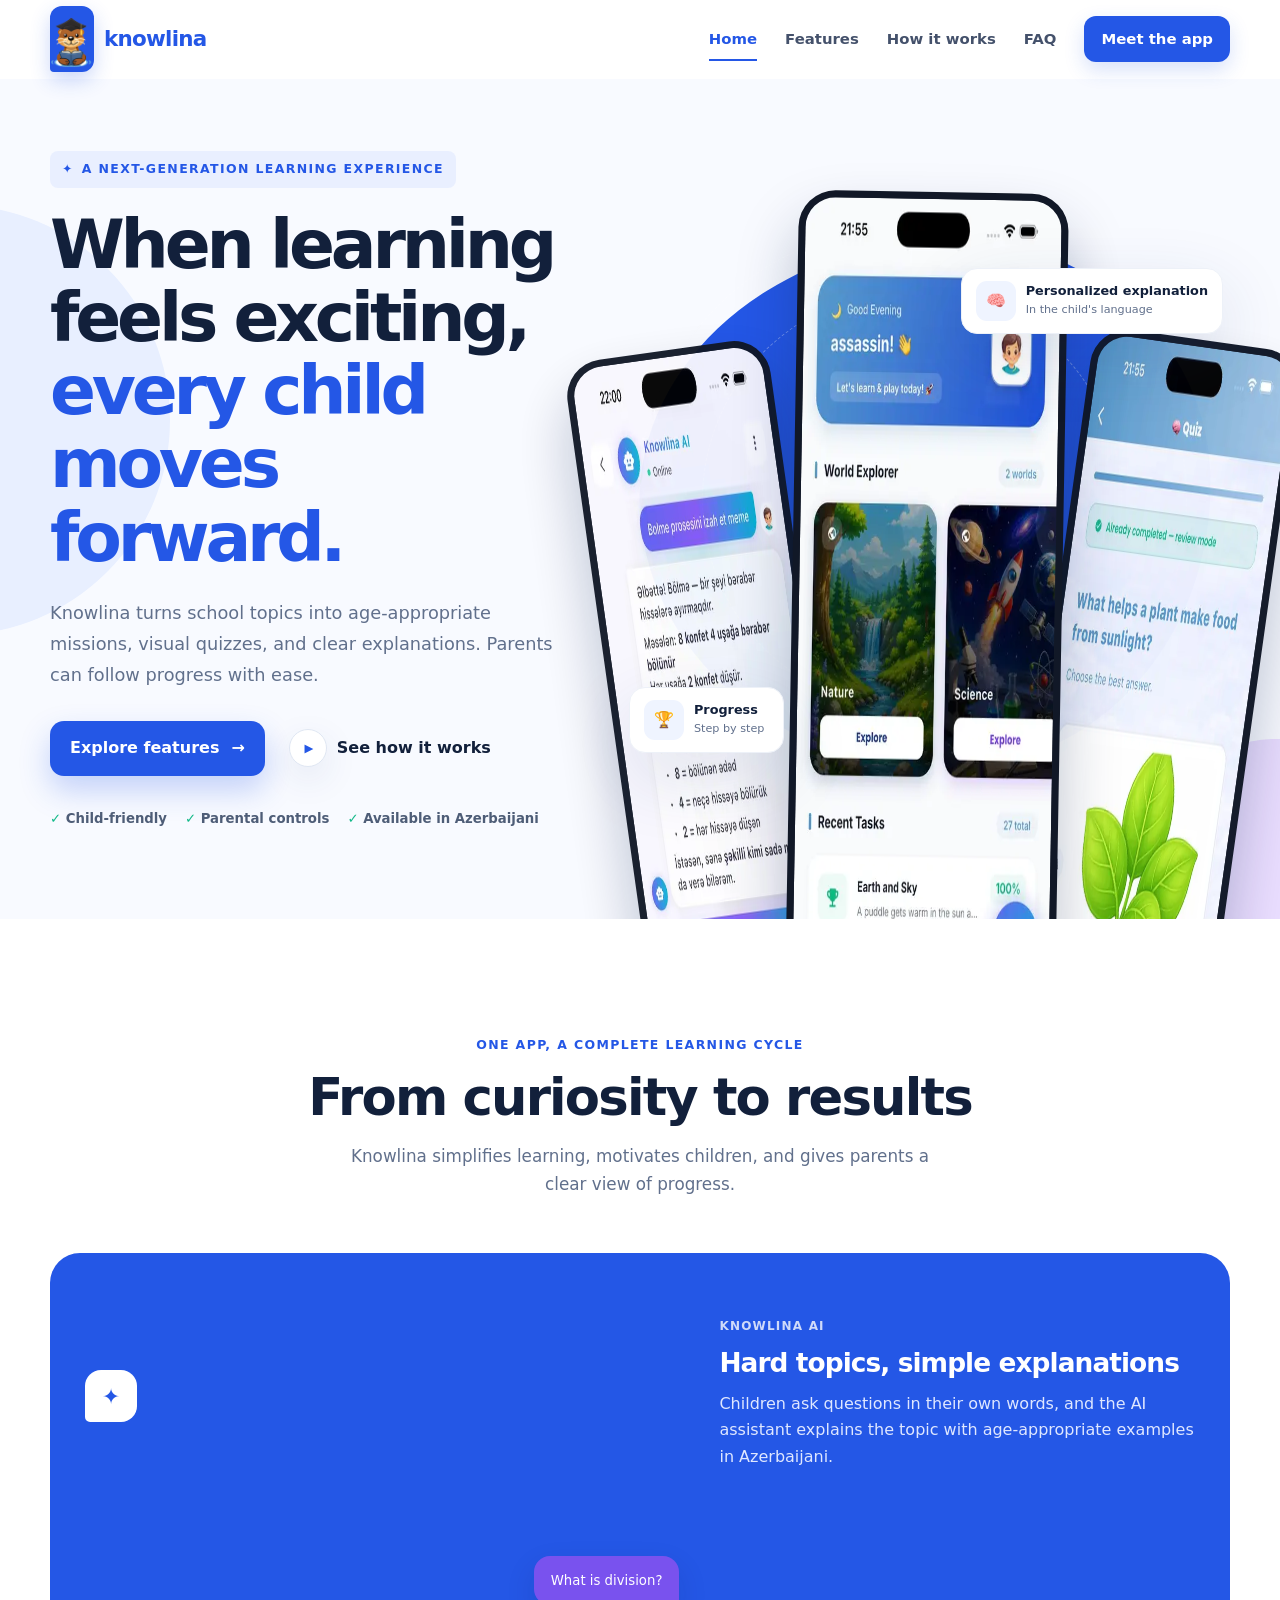
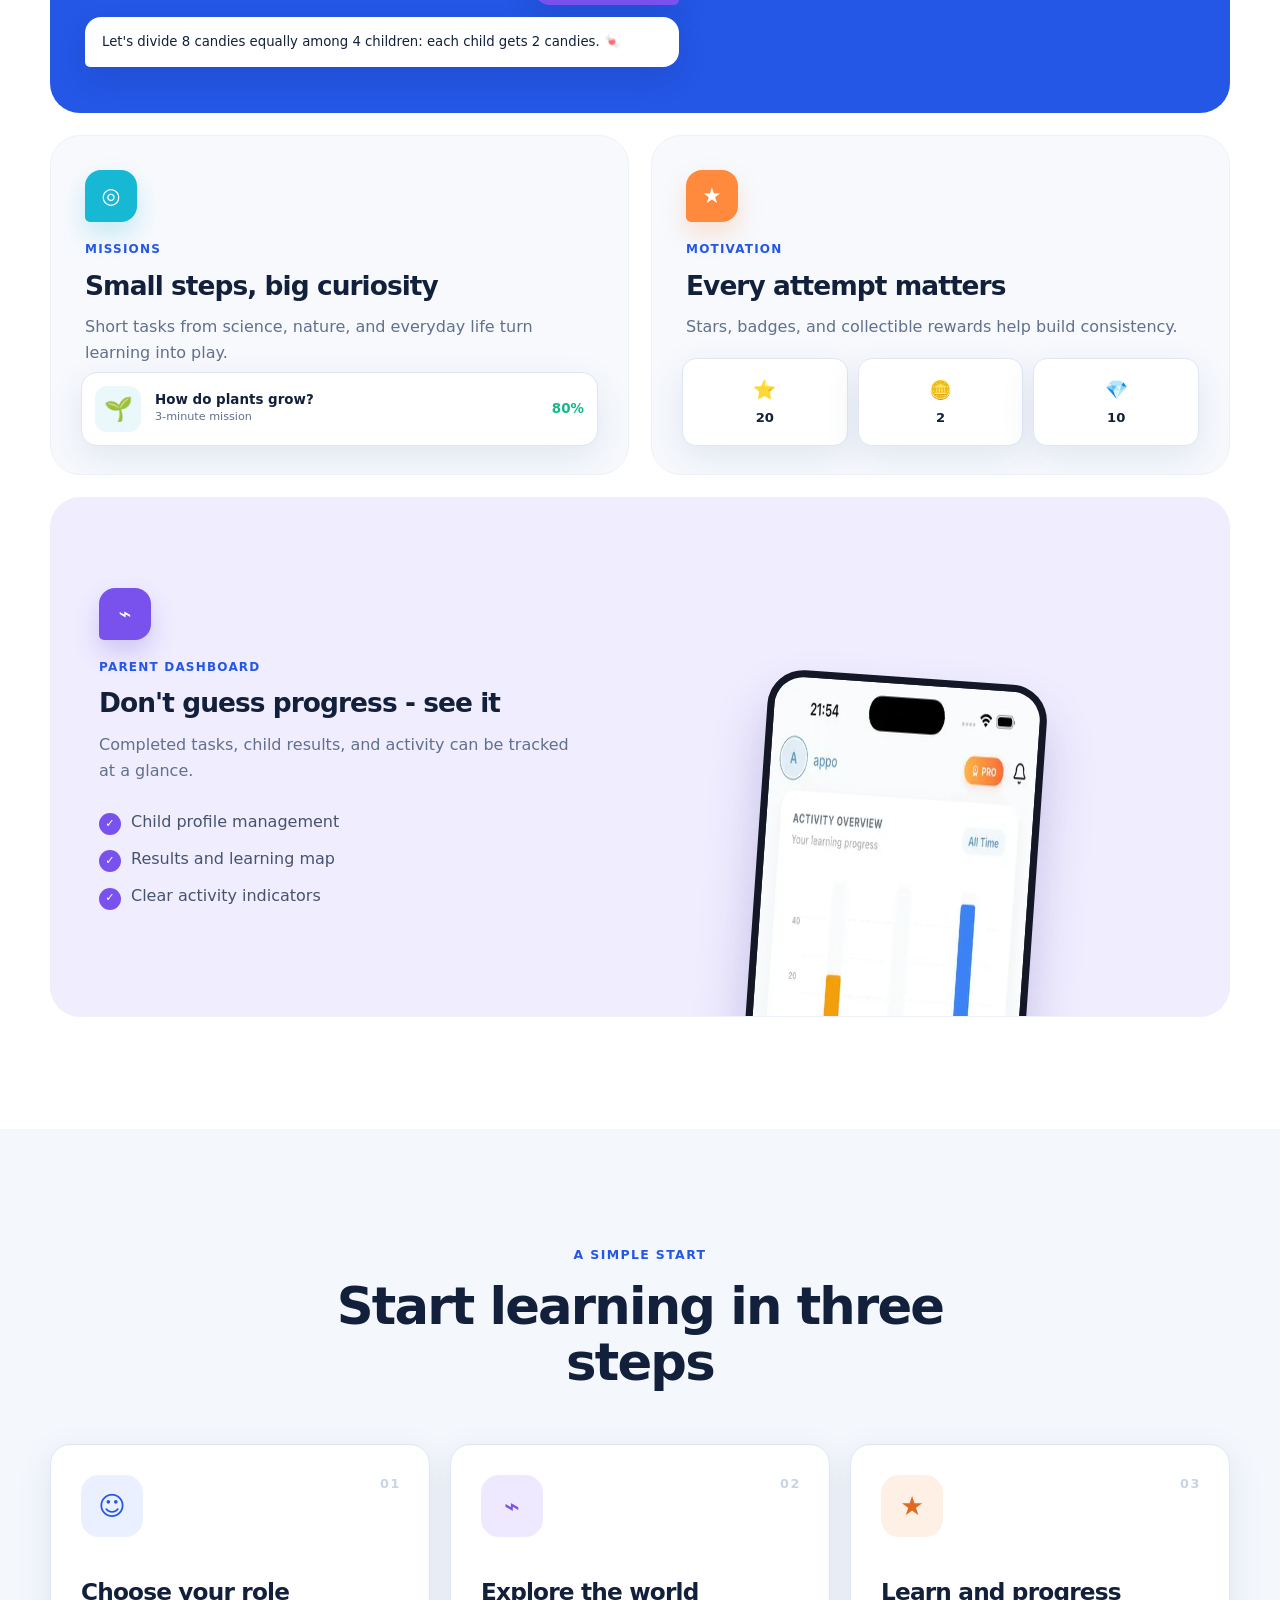
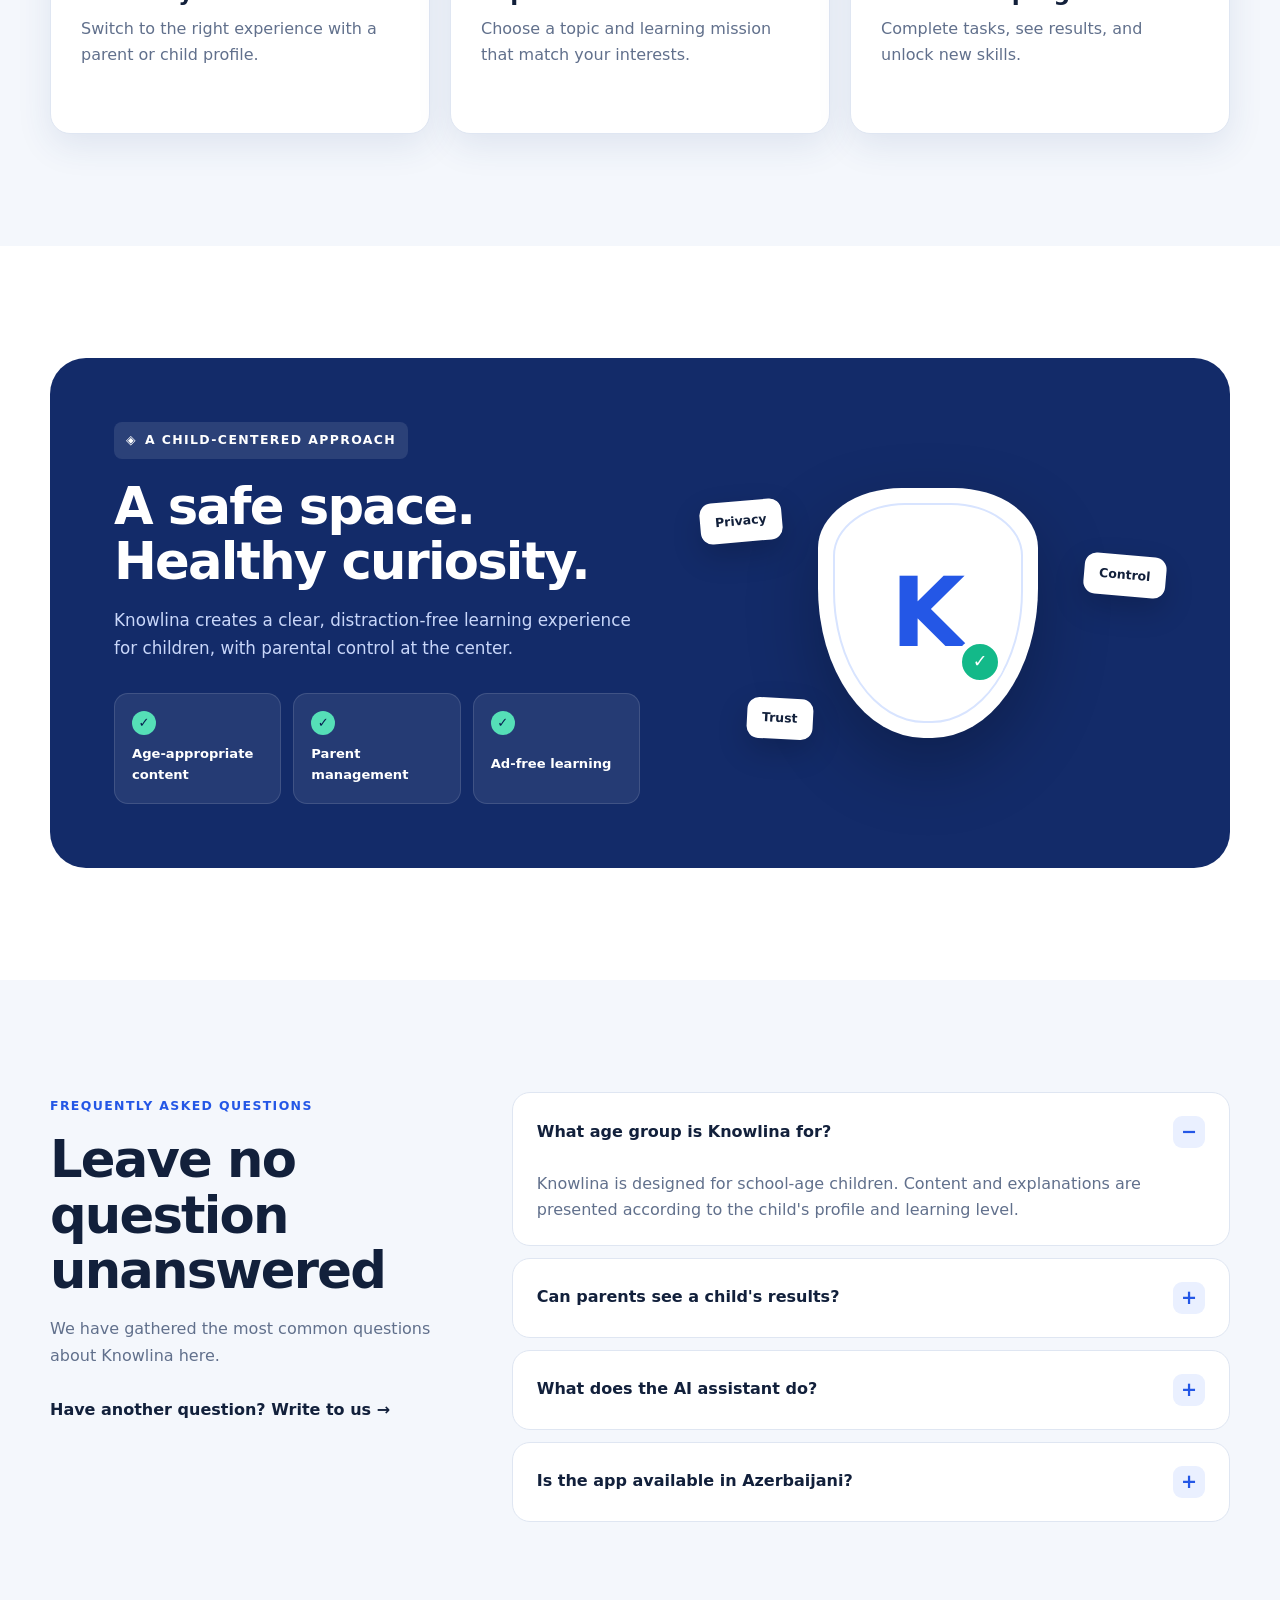
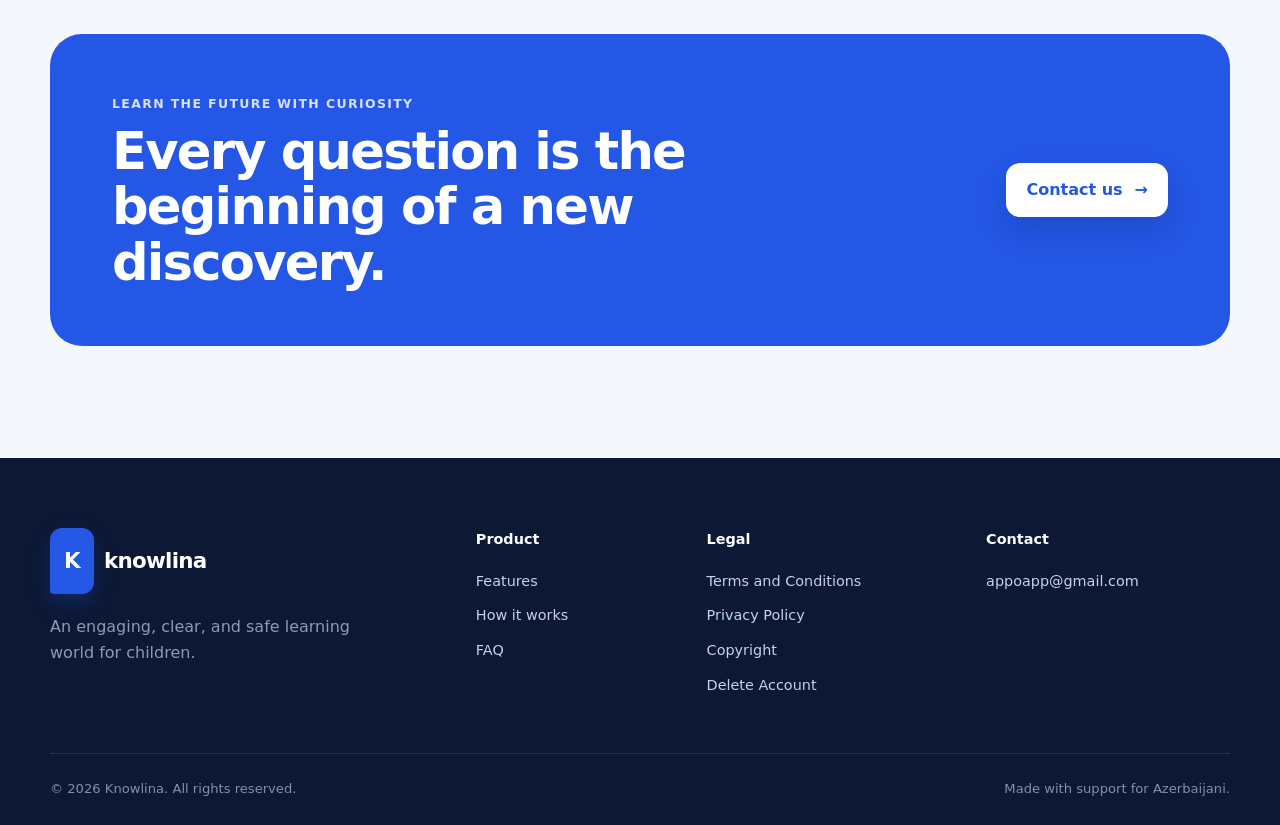
<file: index.html>
<!doctype html>
<html lang="en">
<head>
  <meta charset="utf-8">
  <meta name="viewport" content="width=device-width, initial-scale=1">
  <meta name="description" content="Knowlina is an AI-supported, interactive, and safe learning app for children.">
  <meta name="theme-color" content="#2457e6">
  <title>Knowlina - Learn, discover, grow</title>
  <link rel="icon" type="image/svg+xml" href="data:image/svg+xml,%3Csvg xmlns='http://www.w3.org/2000/svg' viewBox='0 0 64 64'%3E%3Crect width='64' height='64' rx='16' fill='%232457e6'/%3E%3Cpath d='M18 17v30h8V36l12 11h11L33 32l15-15H37L26 29V17z' fill='white'/%3E%3C/svg%3E">
  <link rel="stylesheet" href="./styles.css">
  <script src="./script.js" defer></script>
</head>
<body>
  <a class="skip-link" href="#main">Skip to content</a>
  <header class="site-header" data-header>
    <div class="container nav-wrap">
      <a class="brand" href="index.html" aria-label="Knowlina home page">
        <span class="brand-mark" aria-hidden="true"><img src="assets/logo.png"></span>
        <span>knowlina</span>
      </a>
      <button class="menu-button" type="button" aria-expanded="false" aria-controls="main-navigation" data-menu-button>
        <span></span><span></span><span></span><span class="sr-only">Open menu</span>
      </button>
      <nav class="main-nav" id="main-navigation" aria-label="Main navigation" data-nav>
        <a class="is-active" href="index.html">Home</a>
        <a href="#features">Features</a>
        <a href="#how-it-works">How it works</a>
        <a href="#faq">FAQ</a>
        <a class="nav-pill" href="#meet-app">Meet the app</a>
      </nav>
    </div>
  </header>

  <main id="main">
    <section class="hero" id="meet-app">
      <div class="container hero-grid">
        <div class="hero-copy reveal">
          <span class="eyebrow"><span aria-hidden="true">✦</span> A next-generation learning experience</span>
          <h1>When learning feels exciting, <span>every child moves forward.</span></h1>
          <p>Knowlina turns school topics into age-appropriate missions, visual quizzes, and clear explanations. Parents can follow progress with ease.</p>
          <div class="hero-actions">
            <a class="button button-primary" href="#features">Explore features <span aria-hidden="true">→</span></a>
            <a class="text-link" href="#how-it-works"><span class="play" aria-hidden="true">▶</span> See how it works</a>
          </div>
          <div class="trust-row" aria-label="Knowlina advantages">
            <span>✓ Child-friendly</span>
            <span>✓ Parental controls</span>
            <span>✓ Available in Azerbaijani</span>
          </div>
        </div>

        <div class="phone-stage reveal" aria-label="Screens from the Knowlina app">
          <div class="orbit orbit-one" aria-hidden="true"></div>
          <div class="orbit orbit-two" aria-hidden="true"></div>
          <figure class="phone phone-left">
            <img src="./assets/ai-chat.webp" alt="Knowlina AI assistant explains a topic in Azerbaijani" width="420" height="913">
          </figure>
          <figure class="phone phone-main">
            <img src="./assets/child-home.webp" alt="Nature and science topics in the Knowlina child dashboard" width="420" height="913">
          </figure>
          <figure class="phone phone-right">
            <img src="./assets/quiz.webp" alt="Knowlina vizual biologiya testi" width="420" height="913">
          </figure>
          <div class="float-card float-card-top"><span aria-hidden="true">🧠</span><strong>Personalized explanation</strong><small>In the child's language</small></div>
          <div class="float-card float-card-bottom"><span aria-hidden="true">🏆</span><strong>Progress</strong><small>Step by step</small></div>
        </div>
      </div>
    </section>

    <section class="section section-intro" id="features">
      <div class="container">
        <div class="section-heading reveal">
          <span class="kicker">One app, a complete learning cycle</span>
          <h2>From curiosity to results</h2>
          <p>Knowlina simplifies learning, motivates children, and gives parents a clear view of progress.</p>
        </div>

        <div class="feature-grid">
          <article class="feature-card feature-large feature-blue reveal">
            <div class="feature-icon" aria-hidden="true">✦</div>
            <div>
              <span class="card-label">Knowlina AI</span>
              <h3>Hard topics, simple explanations</h3>
              <p>Children ask questions in their own words, and the AI assistant explains the topic with age-appropriate examples in Azerbaijani.</p>
            </div>
            <div class="mini-chat" aria-hidden="true">
              <div class="bubble bubble-user">What is division?</div>
              <div class="bubble bubble-ai">Let's divide 8 candies equally among 4 children: each child gets 2 candies. 🍬</div>
            </div>
          </article>

          <article class="feature-card reveal">
            <div class="feature-icon icon-cyan" aria-hidden="true">◎</div>
            <span class="card-label">Missions</span>
            <h3>Small steps, big curiosity</h3>
            <p>Short tasks from science, nature, and everyday life turn learning into play.</p>
            <div class="mission-strip"><span>🌱</span><div><b>How do plants grow?</b><small>3-minute mission</small></div><strong>80%</strong></div>
          </article>

          <article class="feature-card reveal">
            <div class="feature-icon icon-orange" aria-hidden="true">★</div>
            <span class="card-label">Motivation</span>
            <h3>Every attempt matters</h3>
            <p>Stars, badges, and collectible rewards help build consistency.</p>
            <div class="reward-row" aria-label="Sample rewards"><span>⭐ <b>20</b></span><span>🪙 <b>2</b></span><span>💎 <b>10</b></span></div>
          </article>

          <article class="feature-card feature-wide reveal">
            <div class="parent-copy">
              <div class="feature-icon icon-violet" aria-hidden="true">⌁</div>
              <span class="card-label">Parent dashboard</span>
              <h3>Don't guess progress - see it</h3>
              <p>Completed tasks, child results, and activity can be tracked at a glance.</p>
              <ul class="check-list">
                <li>Child profile management</li>
                <li>Results and learning map</li>
                <li>Clear activity indicators</li>
              </ul>
            </div>
            <figure class="dashboard-shot">
              <img src="./assets/parent-dashboard.webp" alt="Children's activity indicators in the Knowlina parent dashboard" width="420" height="913" loading="lazy">
            </figure>
          </article>
        </div>
      </div>
    </section>

    <section class="section steps-section" id="how-it-works">
      <div class="container">
        <div class="section-heading reveal">
          <span class="kicker">A simple start</span>
          <h2>Start learning in three steps</h2>
        </div>
        <div class="steps">
          <article class="step reveal"><span class="step-number">01</span><div class="step-symbol" aria-hidden="true">☺</div><h3>Choose your role</h3><p>Switch to the right experience with a parent or child profile.</p></article>
          <article class="step reveal"><span class="step-number">02</span><div class="step-symbol" aria-hidden="true">⌁</div><h3>Explore the world</h3><p>Choose a topic and learning mission that match your interests.</p></article>
          <article class="step reveal"><span class="step-number">03</span><div class="step-symbol" aria-hidden="true">★</div><h3>Learn and progress</h3><p>Complete tasks, see results, and unlock new skills.</p></article>
        </div>
      </div>
    </section>

    <section class="section safety-section">
      <div class="container safety-card reveal">
        <div class="safety-copy">
          <span class="eyebrow eyebrow-light"><span aria-hidden="true">◈</span> A child-centered approach</span>
          <h2>A safe space. Healthy curiosity.</h2>
          <p>Knowlina creates a clear, distraction-free learning experience for children, with parental control at the center.</p>
          <div class="safety-points">
            <div><span aria-hidden="true">✓</span><strong>Age-appropriate content</strong></div>
            <div><span aria-hidden="true">✓</span><strong>Parent management</strong></div>
            <div><span aria-hidden="true">✓</span><strong>Ad-free learning</strong></div>
          </div>
        </div>
        <div class="safety-visual" aria-hidden="true">
          <div class="shield">K<span>✓</span></div>
          <div class="safe-tag tag-one">Privacy</div>
          <div class="safe-tag tag-two">Control</div>
          <div class="safe-tag tag-three">Trust</div>
        </div>
      </div>
    </section>

    <section class="section faq-section" id="faq">
      <div class="container faq-layout">
        <div class="faq-intro reveal">
          <span class="kicker">Frequently asked questions</span>
          <h2>Leave no question unanswered</h2>
          <p>We have gathered the most common questions about Knowlina here.</p>
          <a class="text-link" href="mailto:appoapp@gmail.com">Have another question? Write to us →</a>
        </div>
        <div class="accordion" data-accordion>
          <article class="faq-item reveal">
            <button type="button" aria-expanded="true"><span>What age group is Knowlina for?</span><span class="faq-plus" aria-hidden="true">−</span></button>
            <div class="faq-answer"><p>Knowlina is designed for school-age children. Content and explanations are presented according to the child's profile and learning level.</p></div>
          </article>
          <article class="faq-item reveal">
            <button type="button" aria-expanded="false"><span>Can parents see a child's results?</span><span class="faq-plus" aria-hidden="true">+</span></button>
            <div class="faq-answer" hidden><p>Yes. In the parent dashboard, completed missions, task results, and overall activity can be tracked.</p></div>
          </article>
          <article class="faq-item reveal">
            <button type="button" aria-expanded="false"><span>What does the AI assistant do?</span><span class="faq-plus" aria-hidden="true">+</span></button>
            <div class="faq-answer" hidden><p>The AI assistant explains topics in simple language and supports learning. Its answers are not a replacement for a teacher or professional advice.</p></div>
          </article>
          <article class="faq-item reveal">
            <button type="button" aria-expanded="false"><span>Is the app available in Azerbaijani?</span><span class="faq-plus" aria-hidden="true">+</span></button>
            <div class="faq-answer" hidden><p>Yes. Knowlina supports use and explanations in Azerbaijani.</p></div>
          </article>
        </div>
      </div>
    </section>

    <section class="closing-section">
      <div class="container closing-card reveal">
        <div><span class="kicker kicker-light">Learn the future with curiosity</span><h2>Every question is the beginning of a new discovery.</h2></div>
        <a class="button button-light" href="mailto:appoapp@gmail.com">Contact us <span aria-hidden="true">→</span></a>
      </div>
    </section>
  </main>

  <footer class="site-footer">
    <div class="container footer-main">
      <div class="footer-brand">
        <a class="brand brand-footer" href="./"><span class="brand-mark" aria-hidden="true">K</span><span>knowlina</span></a>
        <p>An engaging, clear, and safe learning world for children.</p>
      </div>
      <div class="footer-links"><strong>Product</strong><a href="#features">Features</a><a href="#how-it-works">How it works</a><a href="#faq">FAQ</a></div>
      <div class="footer-links"><strong>Legal</strong><a href="terms.html">Terms and Conditions</a><a href="privacy-policy.html">Privacy Policy</a><a href="copyright.html">Copyright</a><a href="p/delete-account/">Delete Account</a></div>
      <div class="footer-links"><strong>Contact</strong><a href="mailto:appoapp@gmail.com">appoapp@gmail.com</a></div>
    </div>
    <div class="container footer-bottom"><span>© <span data-year>2026</span> Knowlina. All rights reserved.</span><span>Made with support for Azerbaijani.</span></div>
  </footer>
</body>
</html>
</file>
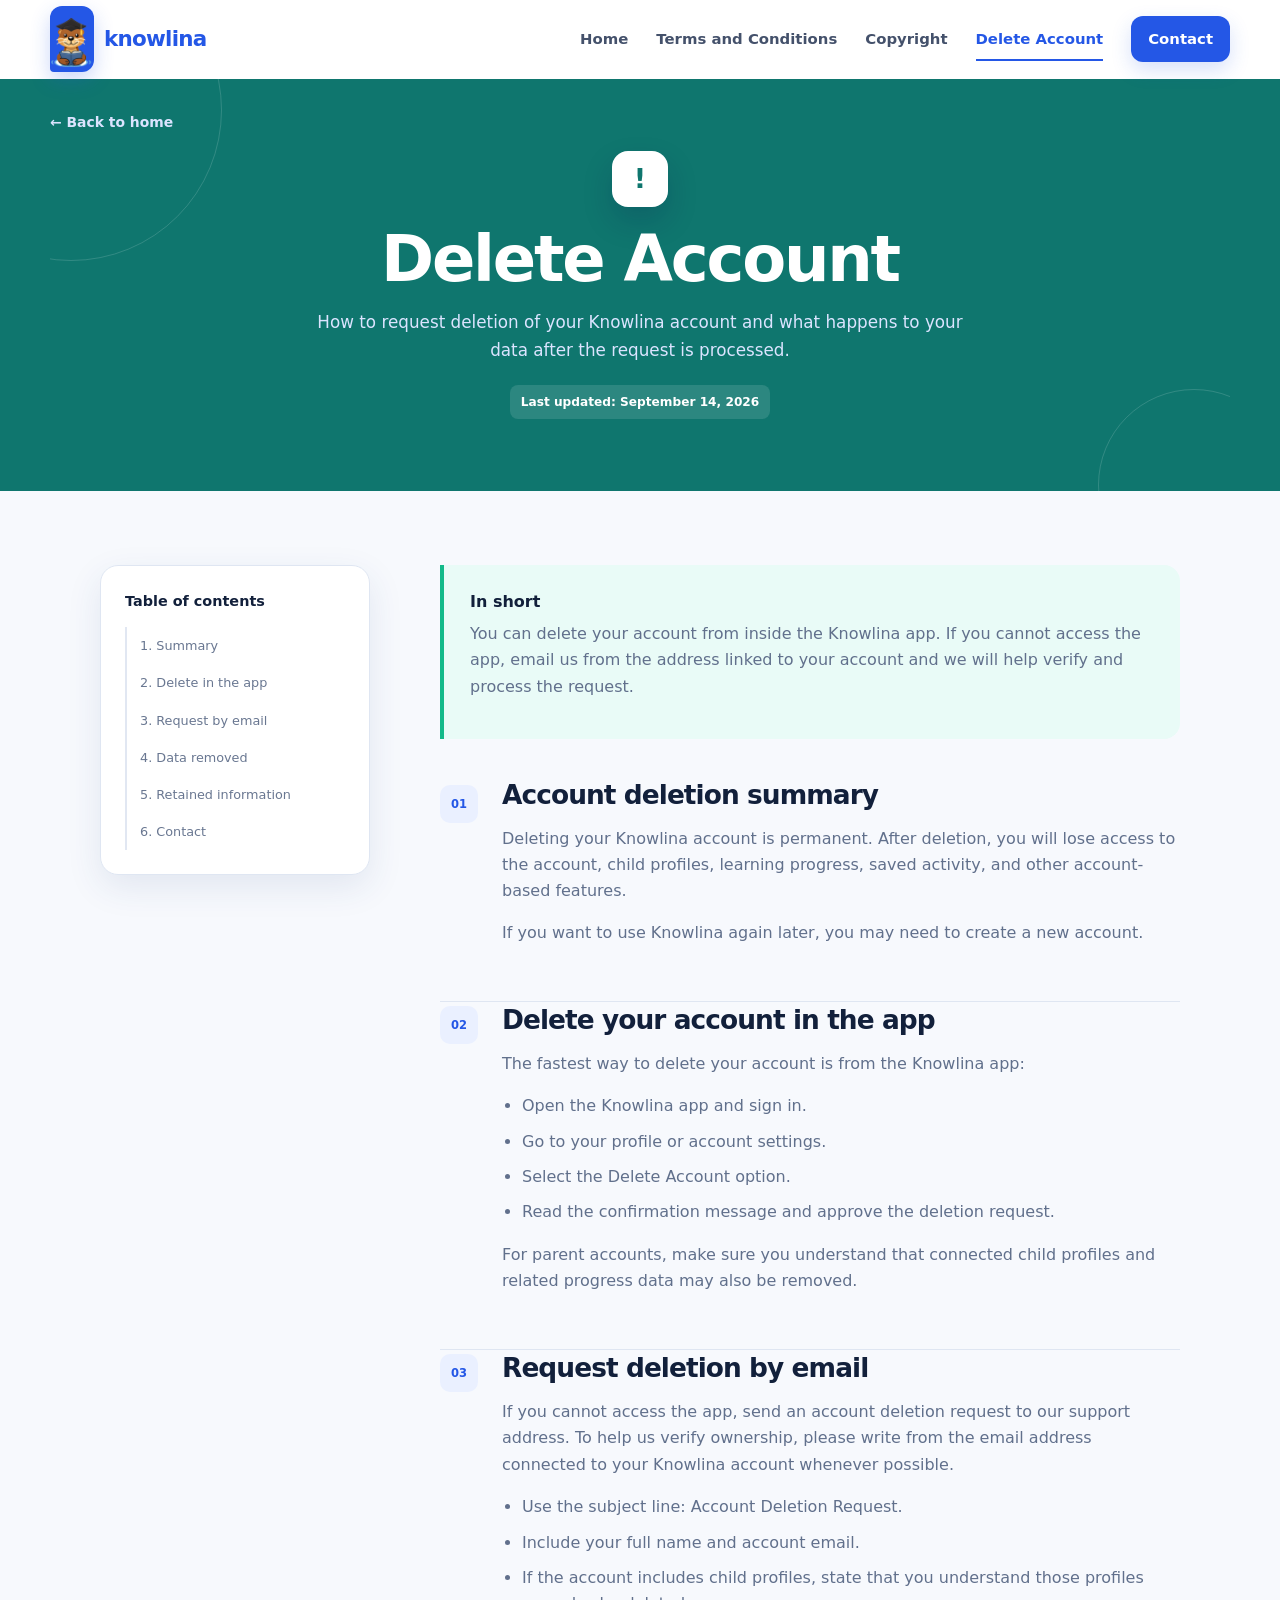
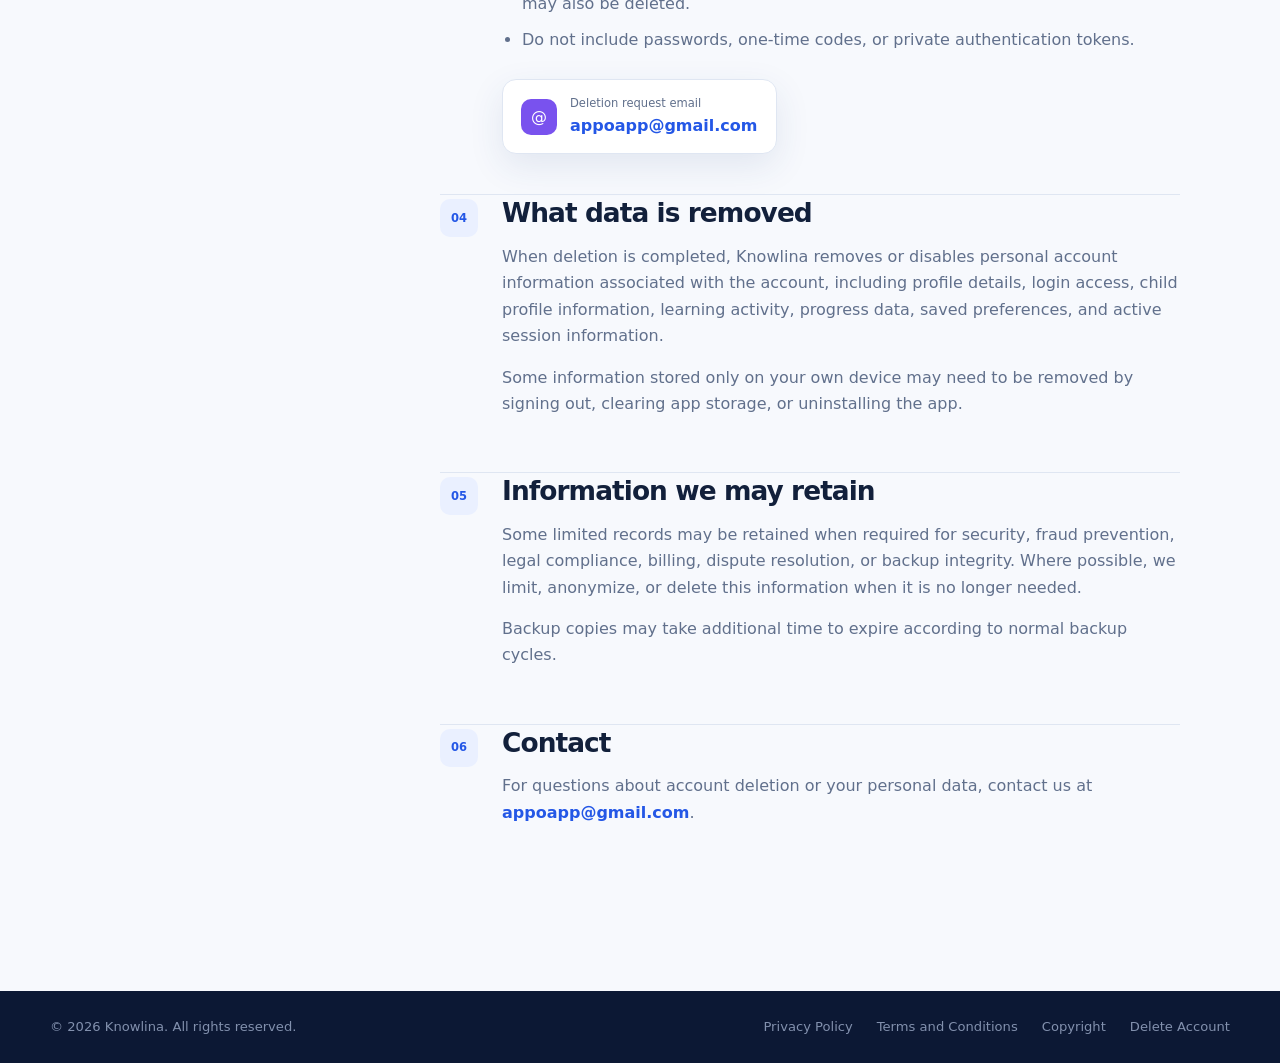
<file: p/delete-account/index.html>
<!doctype html>
<html lang="en">
<head>
  <meta charset="utf-8">
  <meta name="viewport" content="width=device-width, initial-scale=1">
  <meta name="description" content="Instructions for deleting your Knowlina account and personal data.">
  <meta name="theme-color" content="#2457e6">
  <title>Delete Account - Knowlina</title>
  <link rel="icon" type="image/svg+xml" href="data:image/svg+xml,%3Csvg xmlns='http://www.w3.org/2000/svg' viewBox='0 0 64 64'%3E%3Crect width='64' height='64' rx='16' fill='%232457e6'/%3E%3Cpath d='M18 17v30h8V36l12 11h11L33 32l15-15H37L26 29V17z' fill='white'/%3E%3C/svg%3E">
  <link rel="stylesheet" href="../../styles.css">
  <script src="../../script.js" defer></script>
</head>
<body class="legal-page">
  <a class="skip-link" href="#main">Skip to content</a>
  <header class="site-header" data-header>
    <div class="container nav-wrap">
      <a class="brand" href="../../index.html" aria-label="Knowlina home page">
        <span class="brand-mark" aria-hidden="true"><img src="../../assets/logo.png" alt=""></span><span>knowlina</span></a>
      <button class="menu-button" type="button" aria-expanded="false" aria-controls="main-navigation" data-menu-button><span></span><span></span><span></span><span class="sr-only">Open menu</span></button>
      <nav class="main-nav" id="main-navigation" aria-label="Main navigation" data-nav>
        <a href="../../index.html">Home</a><a href="../../terms.html">Terms and Conditions</a><a href="../../copyright.html">Copyright</a><a class="is-active" href="./">Delete Account</a><a class="nav-pill" href="mailto:appoapp@gmail.com">Contact</a>
      </nav>
    </div>
  </header>

  <main id="main">
    <section class="legal-hero legal-hero-mint">
      <div class="container legal-hero-inner">
        <a class="back-link" href="../../index.html">&larr; Back to home</a>
        <span class="legal-symbol" aria-hidden="true">!</span>
        <h1>Delete Account</h1>
        <p>How to request deletion of your Knowlina account and what happens to your data after the request is processed.</p>
        <span class="updated">Last updated: September 14, 2026</span>
      </div>
    </section>

    <section class="legal-shell container">
      <aside class="legal-aside" aria-label="Page sections">
        <strong>Table of contents</strong>
        <nav>
          <a href="#summary">1. Summary</a>
          <a href="#in-app">2. Delete in the app</a>
          <a href="#email">3. Request by email</a>
          <a href="#data">4. Data removed</a>
          <a href="#retention">5. Retained information</a>
          <a href="#contact">6. Contact</a>
        </nav>
      </aside>

      <article class="legal-content">
        <div class="legal-note legal-note-mint"><strong>In short</strong><p>You can delete your account from inside the Knowlina app. If you cannot access the app, email us from the address linked to your account and we will help verify and process the request.</p></div>

        <section id="summary"><span class="section-index">01</span><h2>Account deletion summary</h2><p>Deleting your Knowlina account is permanent. After deletion, you will lose access to the account, child profiles, learning progress, saved activity, and other account-based features.</p><p>If you want to use Knowlina again later, you may need to create a new account.</p></section>

        <section id="in-app"><span class="section-index">02</span><h2>Delete your account in the app</h2><p>The fastest way to delete your account is from the Knowlina app:</p><ul><li>Open the Knowlina app and sign in.</li><li>Go to your profile or account settings.</li><li>Select the Delete Account option.</li><li>Read the confirmation message and approve the deletion request.</li></ul><p>For parent accounts, make sure you understand that connected child profiles and related progress data may also be removed.</p></section>

        <section id="email"><span class="section-index">03</span><h2>Request deletion by email</h2><p>If you cannot access the app, send an account deletion request to our support address. To help us verify ownership, please write from the email address connected to your Knowlina account whenever possible.</p><ul><li>Use the subject line: Account Deletion Request.</li><li>Include your full name and account email.</li><li>If the account includes child profiles, state that you understand those profiles may also be deleted.</li><li>Do not include passwords, one-time codes, or private authentication tokens.</li></ul><div class="contact-card"><span aria-hidden="true">@</span><div><small>Deletion request email</small><a href="mailto:appoapp@gmail.com">appoapp@gmail.com</a></div></div></section>

        <section id="data"><span class="section-index">04</span><h2>What data is removed</h2><p>When deletion is completed, Knowlina removes or disables personal account information associated with the account, including profile details, login access, child profile information, learning activity, progress data, saved preferences, and active session information.</p><p>Some information stored only on your own device may need to be removed by signing out, clearing app storage, or uninstalling the app.</p></section>

        <section id="retention"><span class="section-index">05</span><h2>Information we may retain</h2><p>Some limited records may be retained when required for security, fraud prevention, legal compliance, billing, dispute resolution, or backup integrity. Where possible, we limit, anonymize, or delete this information when it is no longer needed.</p><p>Backup copies may take additional time to expire according to normal backup cycles.</p></section>

        <section id="contact"><span class="section-index">06</span><h2>Contact</h2><p>For questions about account deletion or your personal data, contact us at <a href="mailto:appoapp@gmail.com">appoapp@gmail.com</a>.</p></section>
      </article>
    </section>
  </main>
  <footer class="site-footer compact-footer"><div class="container footer-bottom"><span>&copy; <span data-year>2026</span> Knowlina. All rights reserved.</span><div><a href="privacy-policy.html" aria-current="page">Privacy Policy</a><a href="terms.html">Terms and Conditions</a><a href="copyright.html">Copyright</a><a href="p/delete-account/">Delete Account</a></div></div></footer>
</body>
</html>
</file>
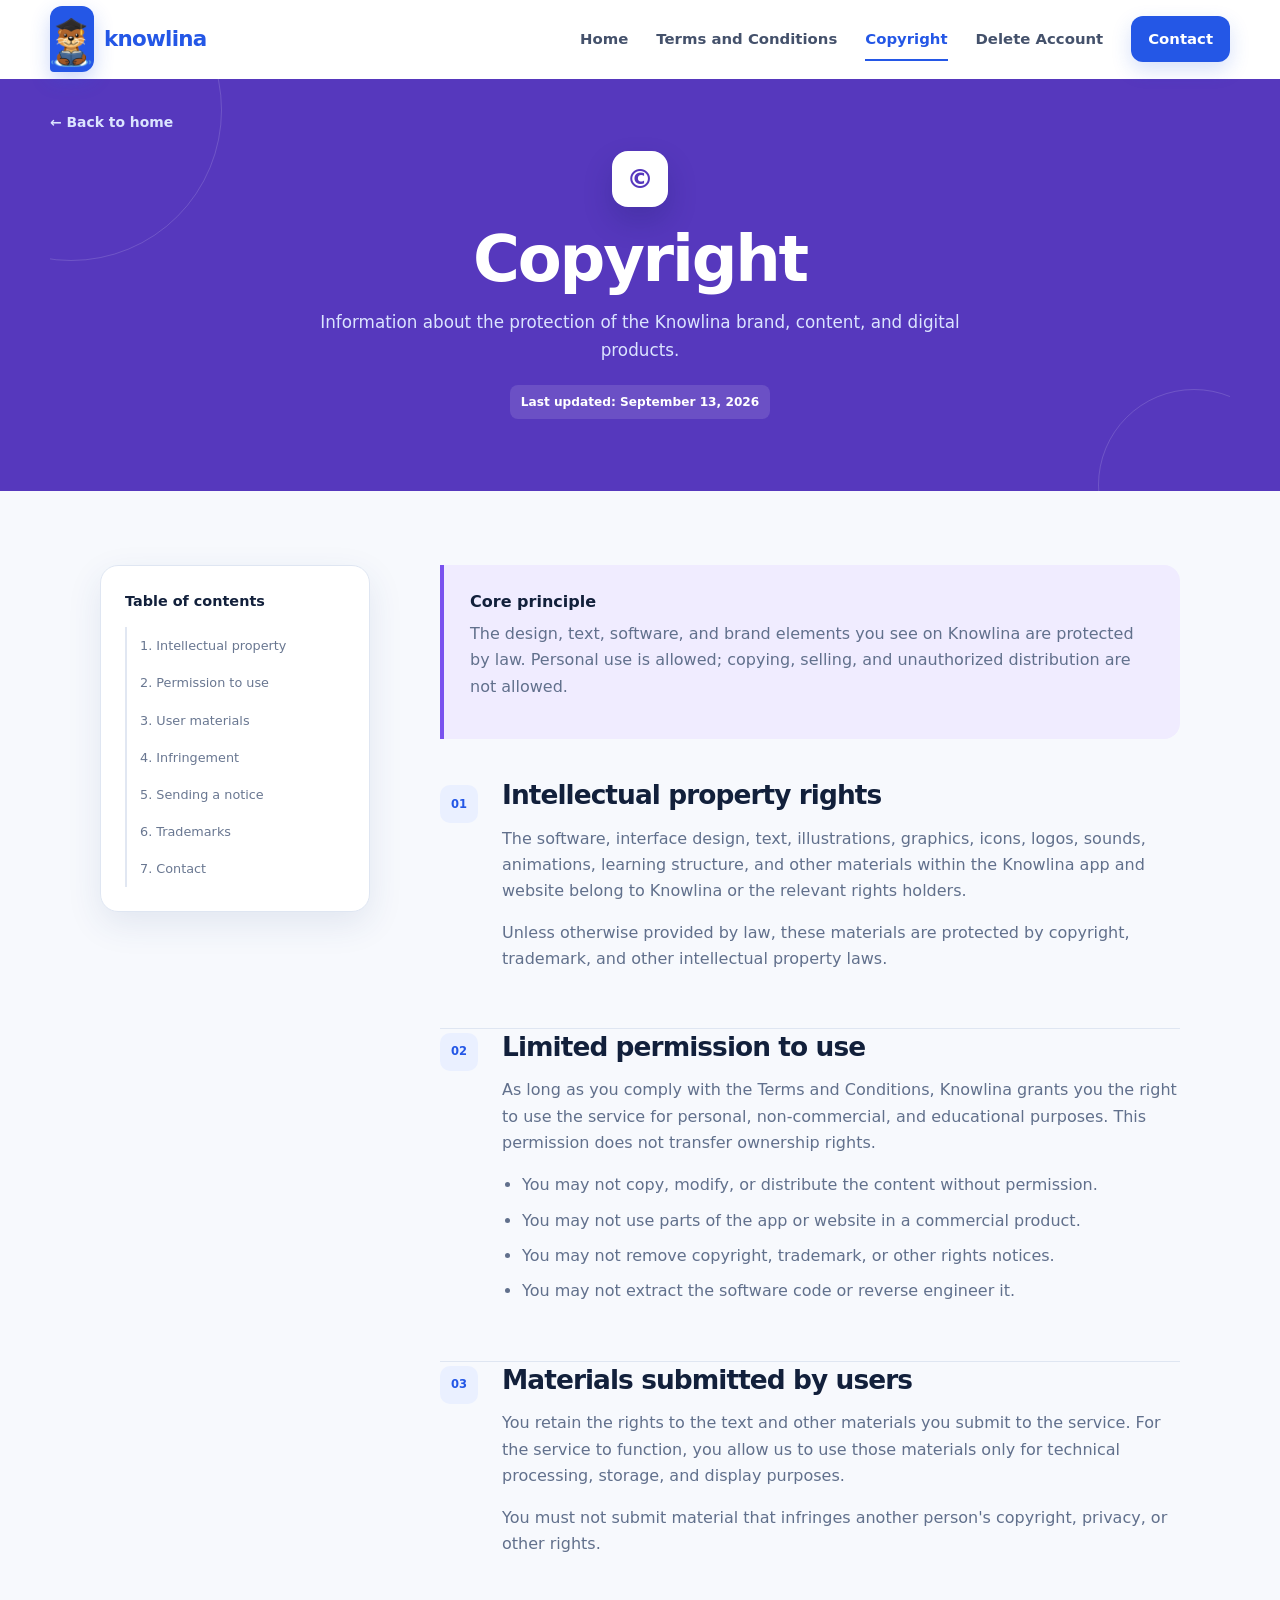
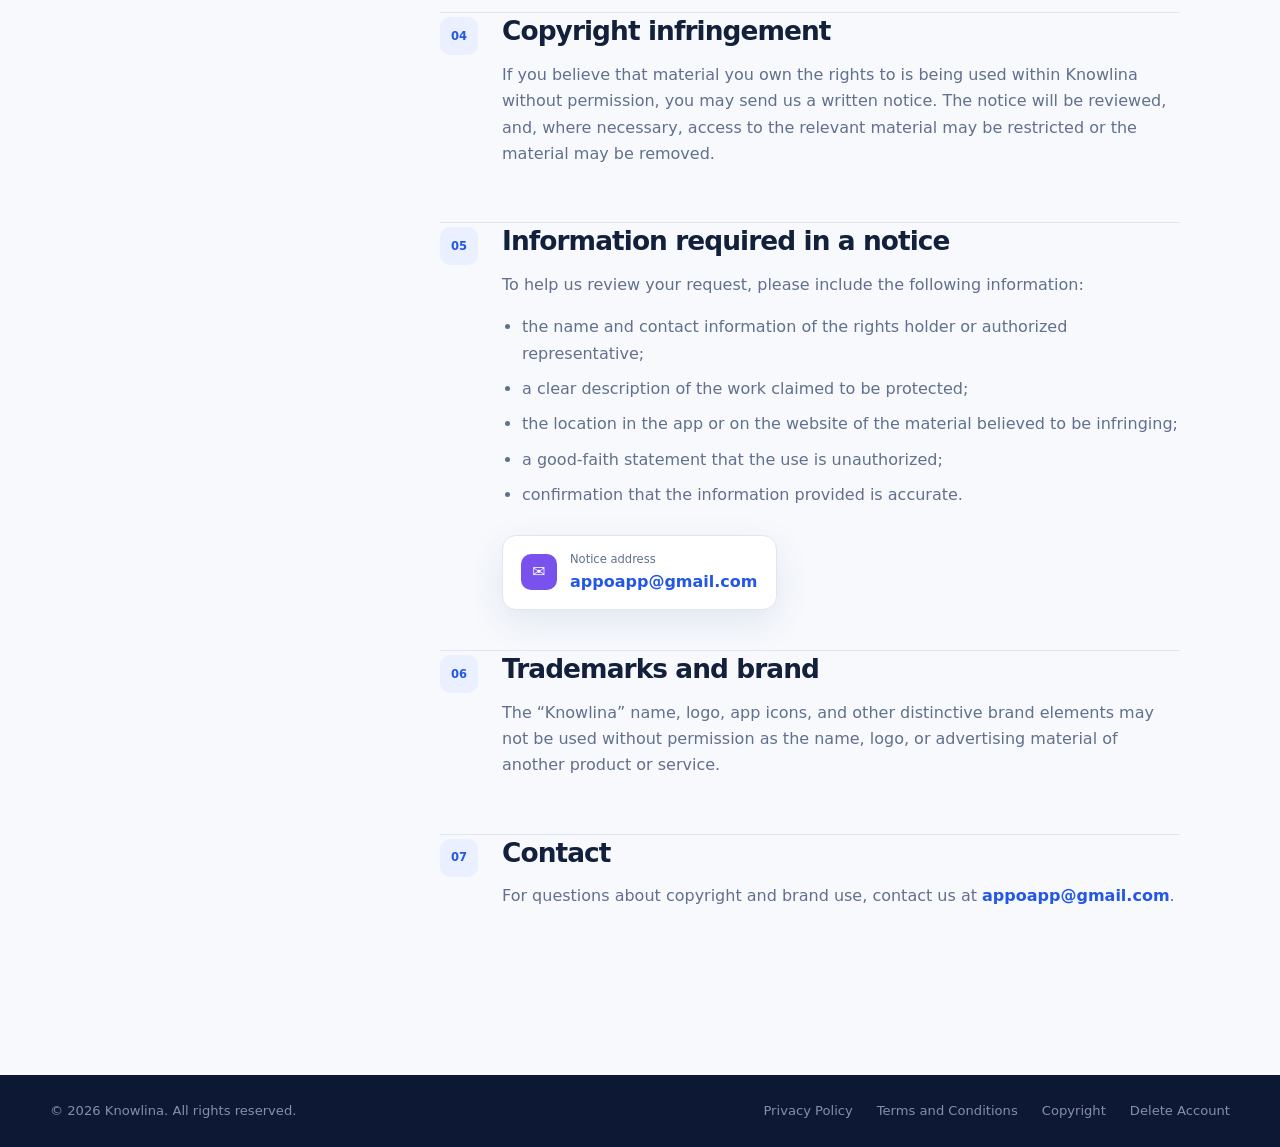
<file: copyright.html>
<!doctype html>
<html lang="en">
<head>
  <meta charset="utf-8">
  <meta name="viewport" content="width=device-width, initial-scale=1">
  <meta name="description" content="Knowlina copyright and intellectual property information.">
  <meta name="theme-color" content="#2457e6">
  <title>Copyright - Knowlina</title>
  <link rel="icon" type="image/svg+xml" href="data:image/svg+xml,%3Csvg xmlns='http://www.w3.org/2000/svg' viewBox='0 0 64 64'%3E%3Crect width='64' height='64' rx='16' fill='%232457e6'/%3E%3Cpath d='M18 17v30h8V36l12 11h11L33 32l15-15H37L26 29V17z' fill='white'/%3E%3C/svg%3E">
  <link rel="stylesheet" href="styles.css">
  <script src="script.js" defer></script>
</head>
<body class="legal-page">
  <a class="skip-link" href="#main">Skip to content</a>
  <header class="site-header" data-header>
    <div class="container nav-wrap">
      <a class="brand" href="index.html">
        <span class="brand-mark" aria-hidden="true"><img src="assets/logo.png"></span><span>knowlina</span></a>
      <button class="menu-button" type="button" aria-expanded="false" aria-controls="main-navigation" data-menu-button><span></span><span></span><span></span><span class="sr-only">Open menu</span></button>
      <nav class="main-nav" id="main-navigation" aria-label="Main navigation" data-nav>
        <a href="index.html">Home</a><a href="terms.html">Terms and Conditions</a><a class="is-active" href="copyright.html">Copyright</a><a href="p/delete-account/">Delete Account</a><a class="nav-pill" href="mailto:appoapp@gmail.com">Contact</a>
      </nav>
    </div>
  </header>

  <main id="main">
    <section class="legal-hero legal-hero-violet">
      <div class="container legal-hero-inner">
        <a class="back-link" href="">← Back to home</a>
        <span class="legal-symbol" aria-hidden="true">©</span>
        <h1>Copyright</h1>
        <p>Information about the protection of the Knowlina brand, content, and digital products.</p>
        <span class="updated">Last updated: September 13, 2026</span>
      </div>
    </section>

    <section class="legal-shell container">
      <aside class="legal-aside" aria-label="Page sections">
        <strong>Table of contents</strong>
        <nav>
          <a href="#intellectual-property">1. Intellectual property</a>
          <a href="#permission">2. Permission to use</a>
          <a href="#material">3. User materials</a>
          <a href="#infringement">4. Infringement</a>
          <a href="#notice">5. Sending a notice</a>
          <a href="#trademarks">6. Trademarks</a>
          <a href="#contact">7. Contact</a>
        </nav>
      </aside>

      <article class="legal-content">
        <div class="legal-note legal-note-violet"><strong>Core principle</strong><p>The design, text, software, and brand elements you see on Knowlina are protected by law. Personal use is allowed; copying, selling, and unauthorized distribution are not allowed.</p></div>

        <section id="intellectual-property"><span class="section-index">01</span><h2>Intellectual property rights</h2><p>The software, interface design, text, illustrations, graphics, icons, logos, sounds, animations, learning structure, and other materials within the Knowlina app and website belong to Knowlina or the relevant rights holders.</p><p>Unless otherwise provided by law, these materials are protected by copyright, trademark, and other intellectual property laws.</p></section>

        <section id="permission"><span class="section-index">02</span><h2>Limited permission to use</h2><p>As long as you comply with the Terms and Conditions, Knowlina grants you the right to use the service for personal, non-commercial, and educational purposes. This permission does not transfer ownership rights.</p><ul><li>You may not copy, modify, or distribute the content without permission.</li><li>You may not use parts of the app or website in a commercial product.</li><li>You may not remove copyright, trademark, or other rights notices.</li><li>You may not extract the software code or reverse engineer it.</li></ul></section>

        <section id="material"><span class="section-index">03</span><h2>Materials submitted by users</h2><p>You retain the rights to the text and other materials you submit to the service. For the service to function, you allow us to use those materials only for technical processing, storage, and display purposes.</p><p>You must not submit material that infringes another person's copyright, privacy, or other rights.</p></section>

        <section id="infringement"><span class="section-index">04</span><h2>Copyright infringement</h2><p>If you believe that material you own the rights to is being used within Knowlina without permission, you may send us a written notice. The notice will be reviewed, and, where necessary, access to the relevant material may be restricted or the material may be removed.</p></section>

        <section id="notice"><span class="section-index">05</span><h2>Information required in a notice</h2><p>To help us review your request, please include the following information:</p><ul><li>the name and contact information of the rights holder or authorized representative;</li><li>a clear description of the work claimed to be protected;</li><li>the location in the app or on the website of the material believed to be infringing;</li><li>a good-faith statement that the use is unauthorized;</li><li>confirmation that the information provided is accurate.</li></ul><div class="contact-card"><span aria-hidden="true">✉</span><div><small>Notice address</small><a href="mailto:appoapp@gmail.com">appoapp@gmail.com</a></div></div></section>

        <section id="trademarks"><span class="section-index">06</span><h2>Trademarks and brand</h2><p>The “Knowlina” name, logo, app icons, and other distinctive brand elements may not be used without permission as the name, logo, or advertising material of another product or service.</p></section>

        <section id="contact"><span class="section-index">07</span><h2>Contact</h2><p>For questions about copyright and brand use, contact us at <a href="mailto:appoapp@gmail.com">appoapp@gmail.com</a>.</p></section>
      </article>
    </section>
  </main>
  <footer class="site-footer compact-footer"><div class="container footer-bottom"><span>&copy; <span data-year>2026</span> Knowlina. All rights reserved.</span><div><a href="privacy-policy.html" aria-current="page">Privacy Policy</a><a href="terms.html">Terms and Conditions</a><a href="copyright.html">Copyright</a><a href="p/delete-account/">Delete Account</a></div></div></footer>
</body>
</html>
</file>
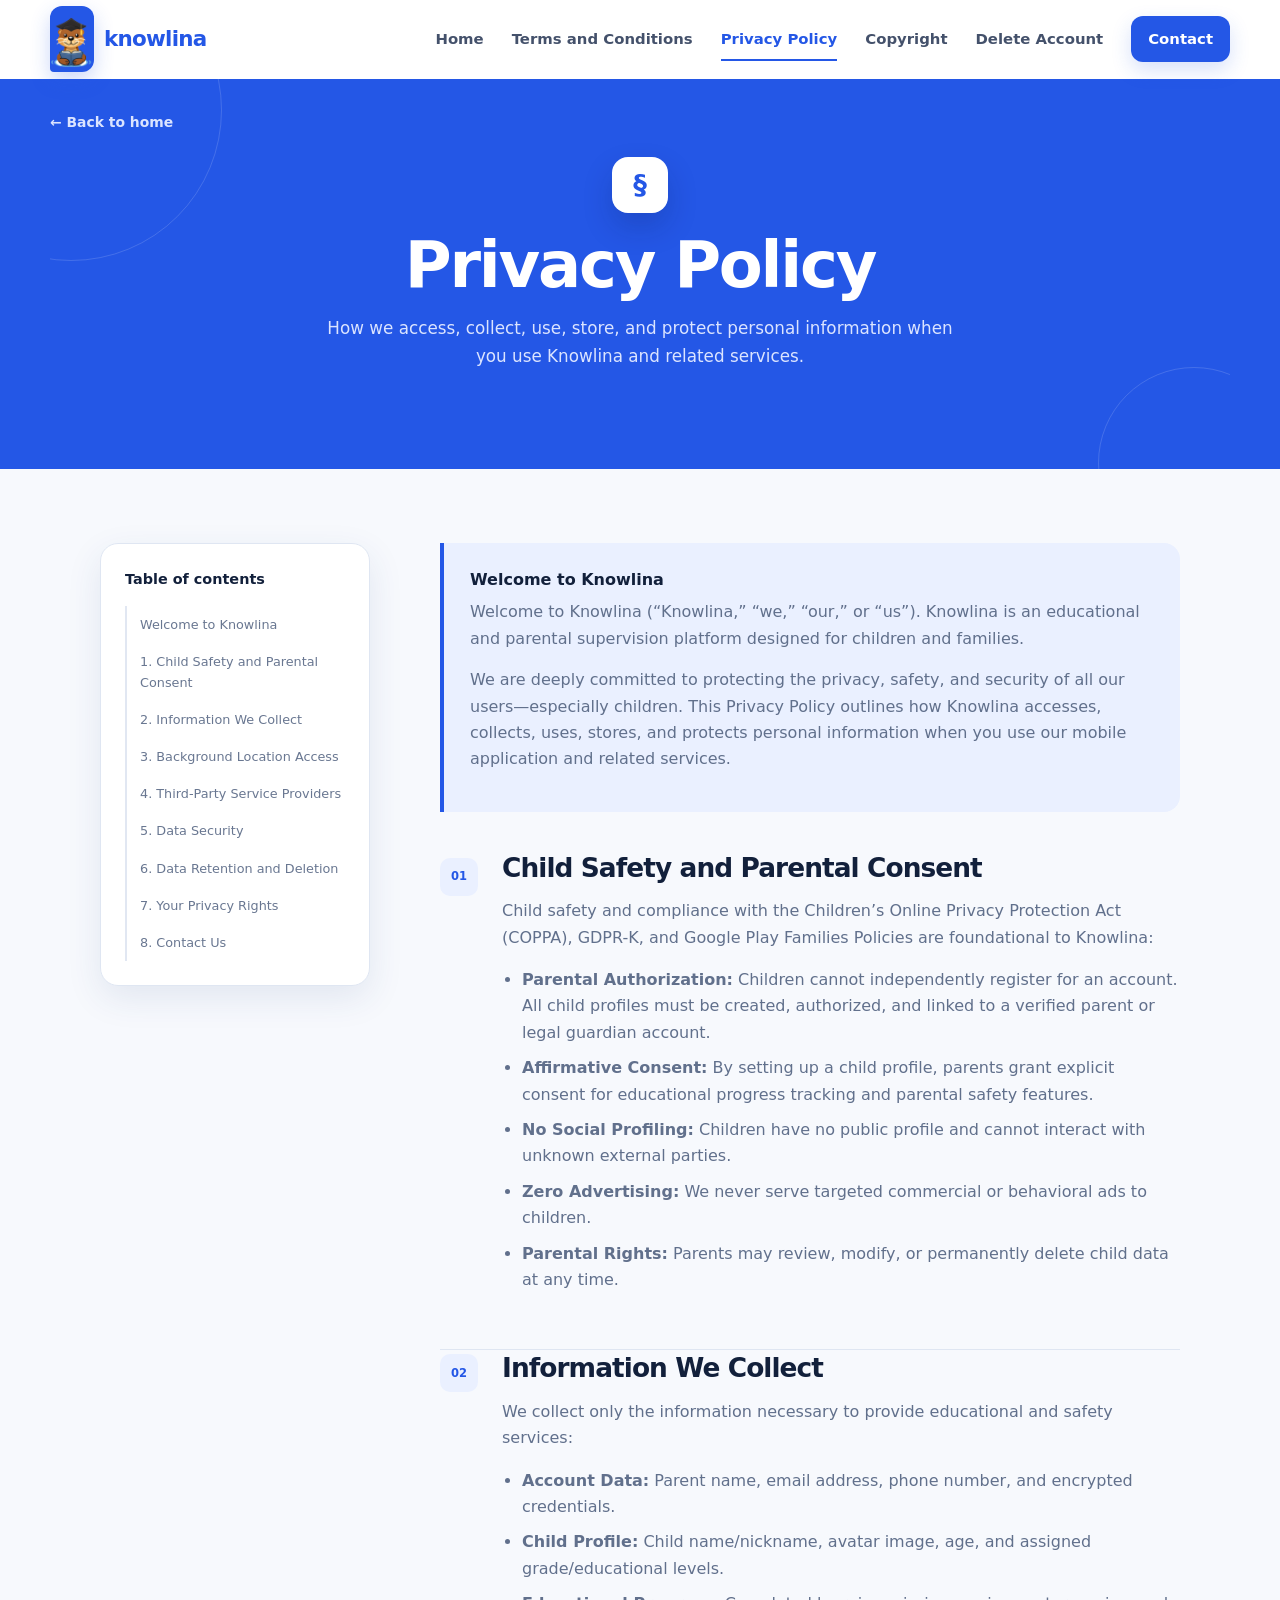
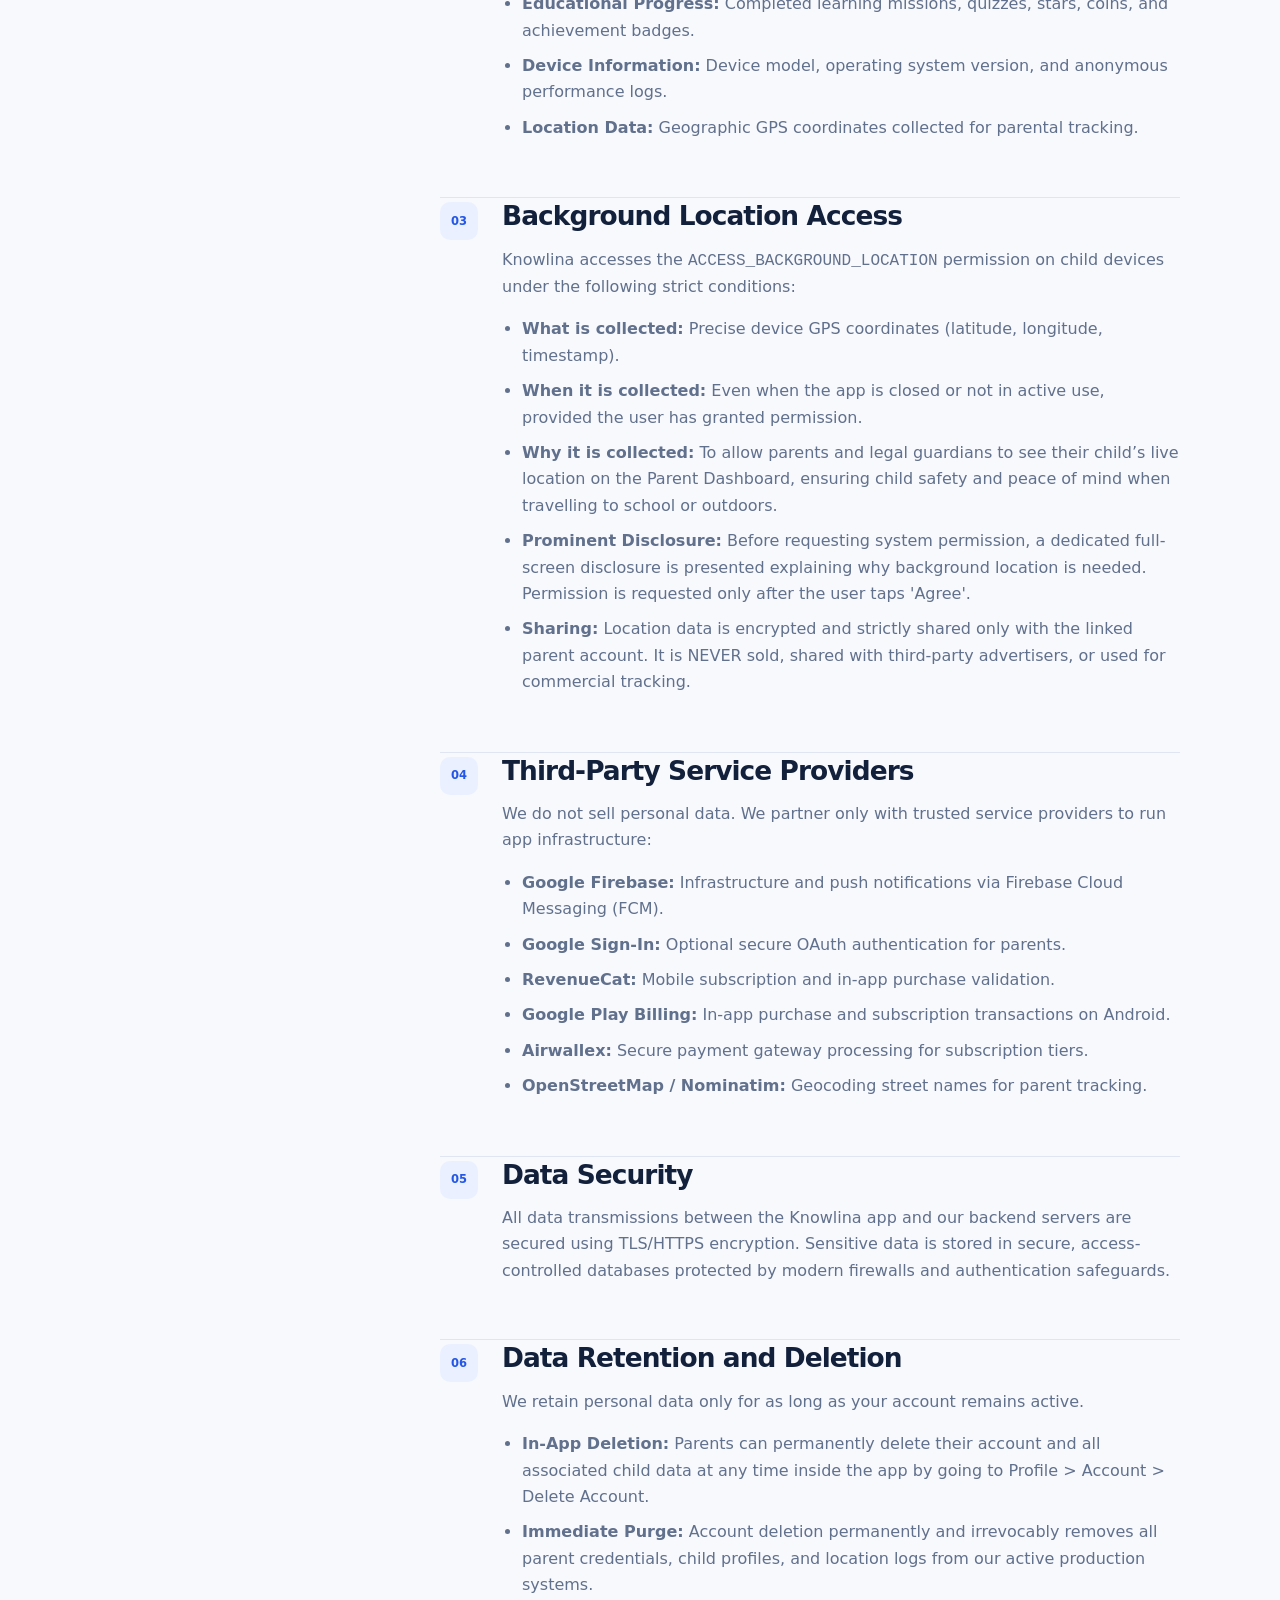
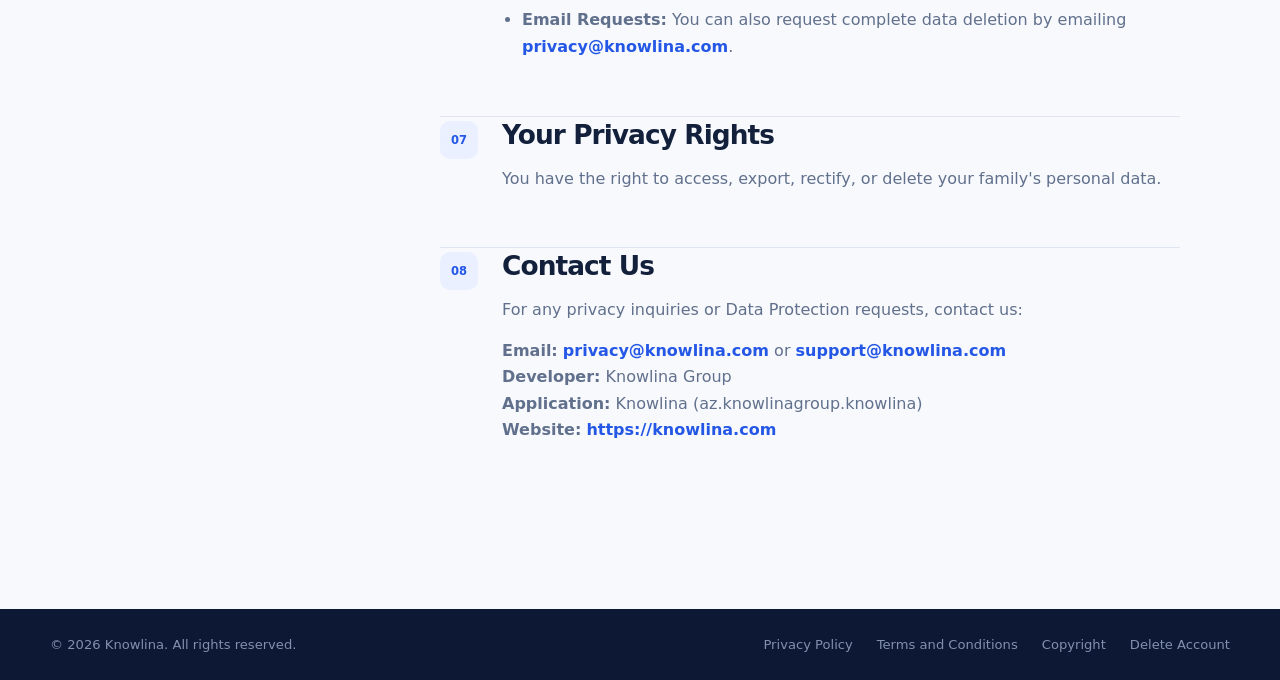
<file: privacy-policy.html>
<!doctype html>
<html lang="en">
<head>
  <meta charset="utf-8">
  <meta name="viewport" content="width=device-width, initial-scale=1">
  <meta name="description" content="How Knowlina collects, uses, stores, and protects personal information for children and families.">
  <meta name="theme-color" content="#2457e6">
  <title>Privacy Policy - Knowlina</title>
  <link rel="icon" type="image/svg+xml" href="data:image/svg+xml,%3Csvg xmlns='http://www.w3.org/2000/svg' viewBox='0 0 64 64'%3E%3Crect width='64' height='64' rx='16' fill='%232457e6'/%3E%3Cpath d='M18 17v30h8V36l12 11h11L33 32l15-15H37L26 29V17z' fill='white'/%3E%3C/svg%3E">
  <link rel="stylesheet" href="styles.css">
  <script src="script.js" defer></script>
</head>
<body class="legal-page">
  <a class="skip-link" href="#main">Skip to content</a>
  <header class="site-header" data-header>
    <div class="container nav-wrap">
      <a class="brand" href="index.html">
        <span class="brand-mark" aria-hidden="true"><img src="assets/logo.png" alt=""></span><span>knowlina</span>
      </a>
      <button class="menu-button" type="button" aria-expanded="false" aria-controls="main-navigation" data-menu-button><span></span><span></span><span></span><span class="sr-only">Open menu</span></button>
      <nav class="main-nav" id="main-navigation" aria-label="Main navigation" data-nav>
        <a href="index.html">Home</a><a href="terms.html">Terms and Conditions</a><a class="is-active" href="privacy-policy.html" aria-current="page">Privacy Policy</a><a href="copyright.html">Copyright</a><a href="p/delete-account/">Delete Account</a><a class="nav-pill" href="mailto:knowlinak@gmail.com">Contact</a>
      </nav>
    </div>
  </header>

  <main id="main">
    <section class="legal-hero">
      <div class="container legal-hero-inner">
        <a class="back-link" href="index.html">&larr; Back to home</a>
        <span class="legal-symbol" aria-hidden="true">&sect;</span>
        <h1>Privacy Policy</h1>
        <p>How we access, collect, use, store, and protect personal information when you use Knowlina and related services.</p>
      </div>
    </section>

    <section class="legal-shell container">
      <aside class="legal-aside" aria-label="Page sections">
        <strong>Table of contents</strong>
        <nav>
          <a href="#welcome">Welcome to Knowlina</a>
          <a href="#child-safety">1. Child Safety and Parental Consent</a>
          <a href="#information-collected">2. Information We Collect</a>
          <a href="#background-location">3. Background Location Access</a>
          <a href="#service-providers">4. Third-Party Service Providers</a>
          <a href="#data-security">5. Data Security</a>
          <a href="#retention-deletion">6. Data Retention and Deletion</a>
          <a href="#your-rights">7. Your Privacy Rights</a>
          <a href="#contact">8. Contact Us</a>
        </nav>
      </aside>

      <article class="legal-content">
        <div class="legal-note" id="welcome">
          <strong>Welcome to Knowlina</strong>
          <p>Welcome to Knowlina (“Knowlina,” “we,” “our,” or “us”). Knowlina is an educational and parental supervision platform designed for children and families.</p>
          <p>We are deeply committed to protecting the privacy, safety, and security of all our users—especially children. This Privacy Policy outlines how Knowlina accesses, collects, uses, stores, and protects personal information when you use our mobile application and related services.</p>
        </div>

        <section id="child-safety"><span class="section-index">01</span><h2>Child Safety and Parental Consent</h2><p>Child safety and compliance with the Children’s Online Privacy Protection Act (COPPA), GDPR-K, and Google Play Families Policies are foundational to Knowlina:</p>
<ul>
<li><strong>Parental Authorization:</strong> Children cannot independently register for an account. All child profiles must be created, authorized, and linked to a verified parent or legal guardian account.</li>
<li><strong>Affirmative Consent:</strong> By setting up a child profile, parents grant explicit consent for educational progress tracking and parental safety features.</li>
<li><strong>No Social Profiling:</strong> Children have no public profile and cannot interact with unknown external parties.</li>
<li><strong>Zero Advertising:</strong> We never serve targeted commercial or behavioral ads to children.</li>
<li><strong>Parental Rights:</strong> Parents may review, modify, or permanently delete child data at any time.</li>
</ul></section>

        <section id="information-collected"><span class="section-index">02</span><h2>Information We Collect</h2><p>We collect only the information necessary to provide educational and safety services:</p>
<ul>
<li><strong>Account Data:</strong> Parent name, email address, phone number, and encrypted credentials.</li>
<li><strong>Child Profile:</strong> Child name/nickname, avatar image, age, and assigned grade/educational levels.</li>
<li><strong>Educational Progress:</strong> Completed learning missions, quizzes, stars, coins, and achievement badges.</li>
<li><strong>Device Information:</strong> Device model, operating system version, and anonymous performance logs.</li>
<li><strong>Location Data:</strong> Geographic GPS coordinates collected for parental tracking.</li>
</ul></section>

        <section id="background-location"><span class="section-index">03</span><h2>Background Location Access</h2><p>Knowlina accesses the <code>ACCESS_BACKGROUND_LOCATION</code> permission on child devices under the following strict conditions:</p>
<ul>
<li><strong>What is collected:</strong> Precise device GPS coordinates (latitude, longitude, timestamp).</li>
<li><strong>When it is collected:</strong> Even when the app is closed or not in active use, provided the user has granted permission.</li>
<li><strong>Why it is collected:</strong> To allow parents and legal guardians to see their child’s live location on the Parent Dashboard, ensuring child safety and peace of mind when travelling to school or outdoors.</li>
<li><strong>Prominent Disclosure:</strong> Before requesting system permission, a dedicated full-screen disclosure is presented explaining why background location is needed. Permission is requested only after the user taps 'Agree'.</li>
<li><strong>Sharing:</strong> Location data is encrypted and strictly shared only with the linked parent account. It is NEVER sold, shared with third-party advertisers, or used for commercial tracking.</li>
</ul></section>

        <section id="service-providers"><span class="section-index">04</span><h2>Third-Party Service Providers</h2><p>We do not sell personal data. We partner only with trusted service providers to run app infrastructure:</p>
<ul>
<li><strong>Google Firebase:</strong> Infrastructure and push notifications via Firebase Cloud Messaging (FCM).</li>
<li><strong>Google Sign-In:</strong> Optional secure OAuth authentication for parents.</li>
<li><strong>RevenueCat:</strong> Mobile subscription and in-app purchase validation.</li>
<li><strong>Google Play Billing:</strong> In-app purchase and subscription transactions on Android.</li>
<li><strong>Airwallex:</strong> Secure payment gateway processing for subscription tiers.</li>
<li><strong>OpenStreetMap / Nominatim:</strong> Geocoding street names for parent tracking.</li>
</ul></section>

        <section id="data-security"><span class="section-index">05</span><h2>Data Security</h2><p>All data transmissions between the Knowlina app and our backend servers are secured using TLS/HTTPS encryption. Sensitive data is stored in secure, access-controlled databases protected by modern firewalls and authentication safeguards.</p></section>

        <section id="retention-deletion"><span class="section-index">06</span><h2>Data Retention and Deletion</h2><p>We retain personal data only for as long as your account remains active.</p>
<ul>
<li><strong>In-App Deletion:</strong> Parents can permanently delete their account and all associated child data at any time inside the app by going to Profile &gt; Account &gt; Delete Account.</li>
<li><strong>Immediate Purge:</strong> Account deletion permanently and irrevocably removes all parent credentials, child profiles, and location logs from our active production systems.</li>
<li><strong>Email Requests:</strong> You can also request complete data deletion by emailing <a href="mailto:privacy@knowlina.com">privacy@knowlina.com</a>.</li>
</ul></section>

        <section id="your-rights"><span class="section-index">07</span><h2>Your Privacy Rights</h2><p>You have the right to access, export, rectify, or delete your family's personal data.</p></section>

        <section id="contact"><span class="section-index">08</span><h2>Contact Us</h2><p>For any privacy inquiries or Data Protection requests, contact us:</p>
<p><strong>Email:</strong> <a href="mailto:privacy@knowlina.com">privacy@knowlina.com</a> or <a href="mailto:support@knowlina.com">support@knowlina.com</a><br>
<strong>Developer:</strong> Knowlina Group<br>
<strong>Application:</strong> Knowlina (az.knowlinagroup.knowlina)<br>
<strong>Website:</strong> <a href="https://knowlina.com">https://knowlina.com</a></p></section>
      </article>
    </section>
  </main>

  <footer class="site-footer compact-footer"><div class="container footer-bottom"><span>&copy; <span data-year>2026</span> Knowlina. All rights reserved.</span><div><a href="privacy-policy.html" aria-current="page">Privacy Policy</a><a href="terms.html">Terms and Conditions</a><a href="copyright.html">Copyright</a><a href="p/delete-account/">Delete Account</a></div></div></footer>
</body>
</html>
</file>
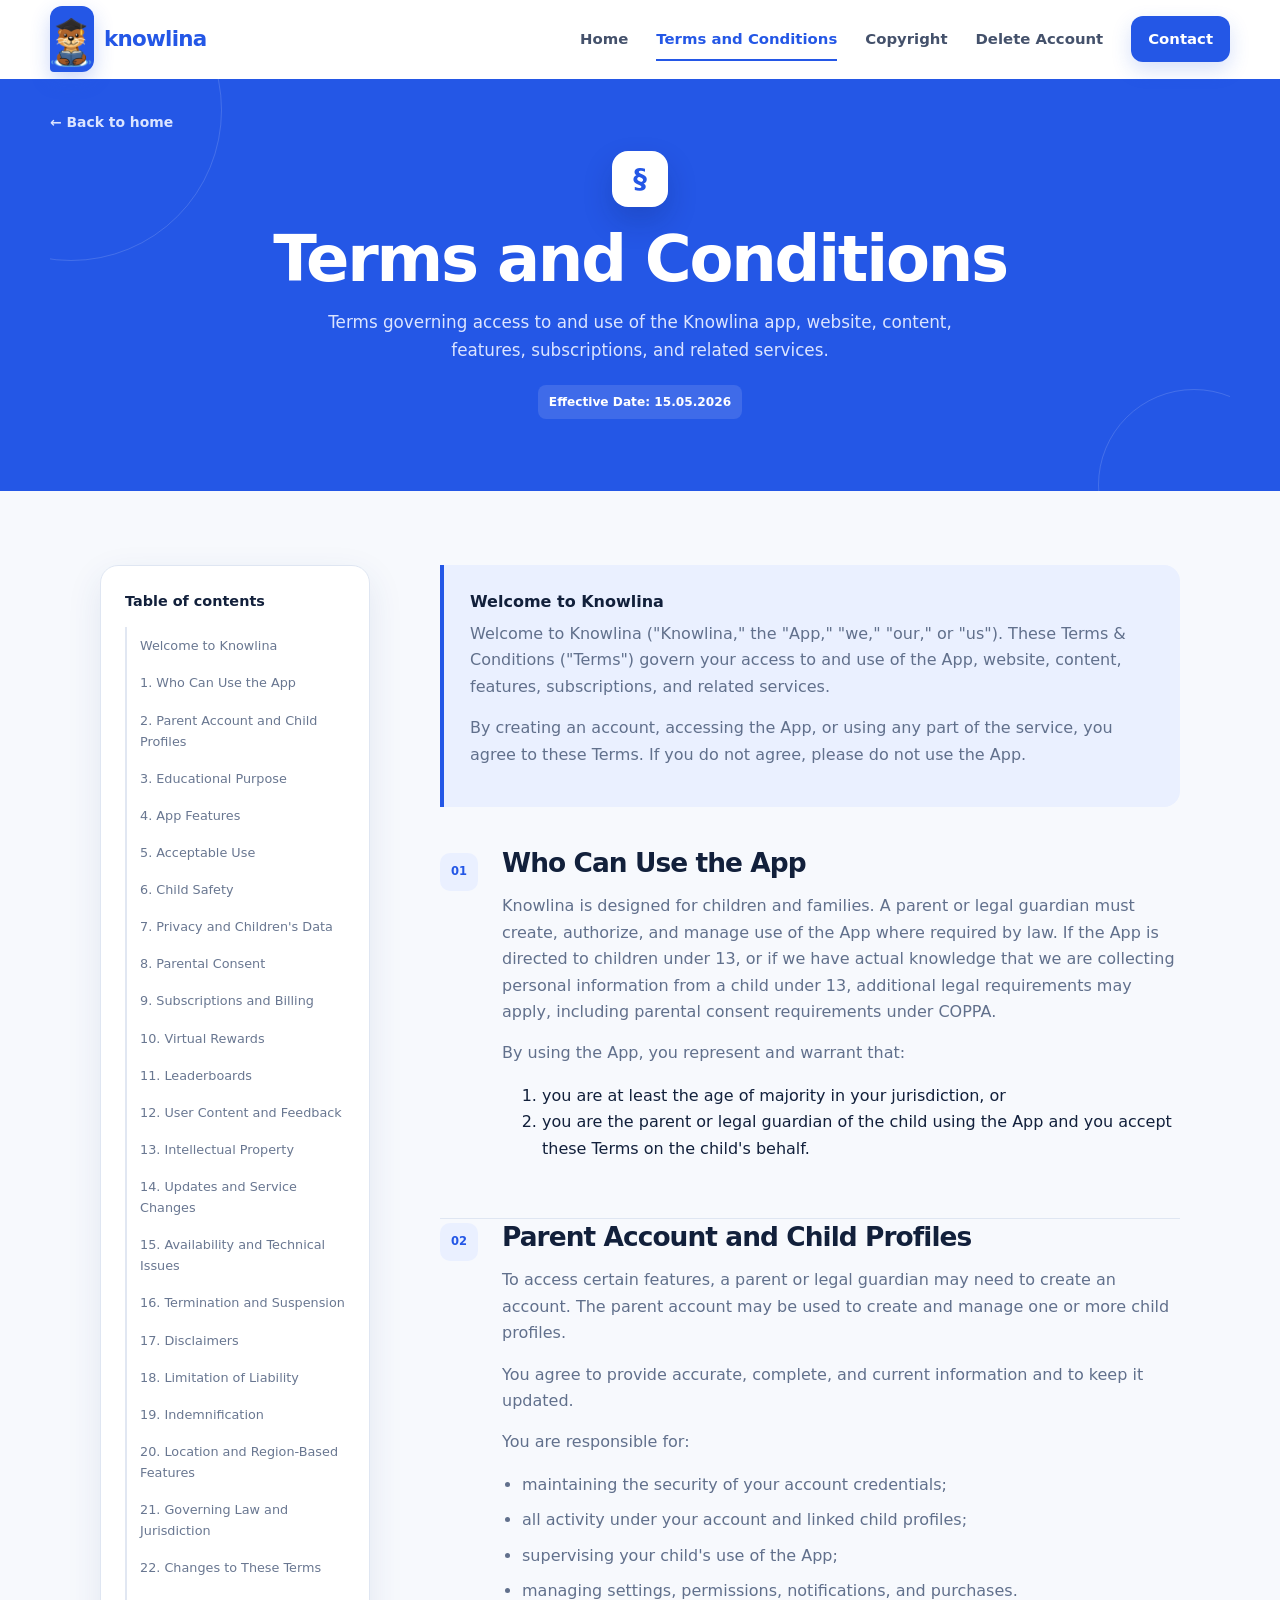
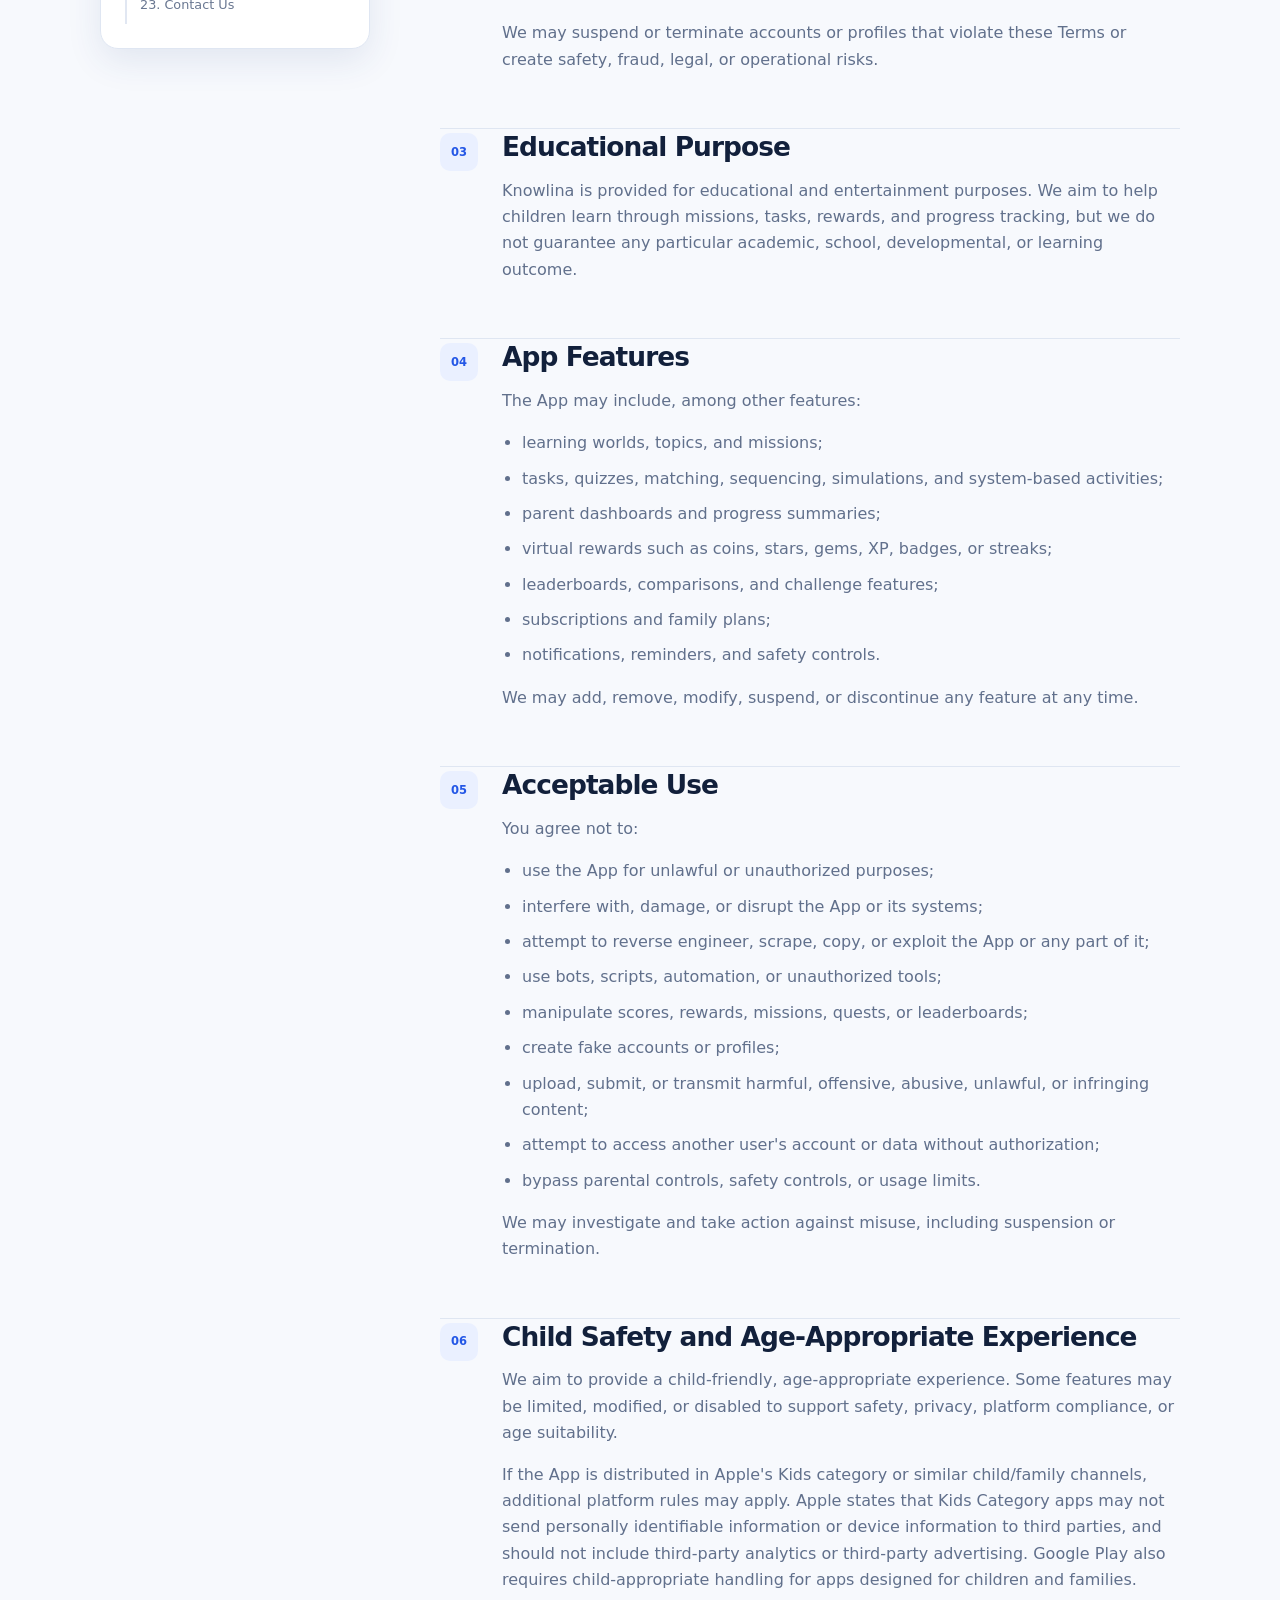
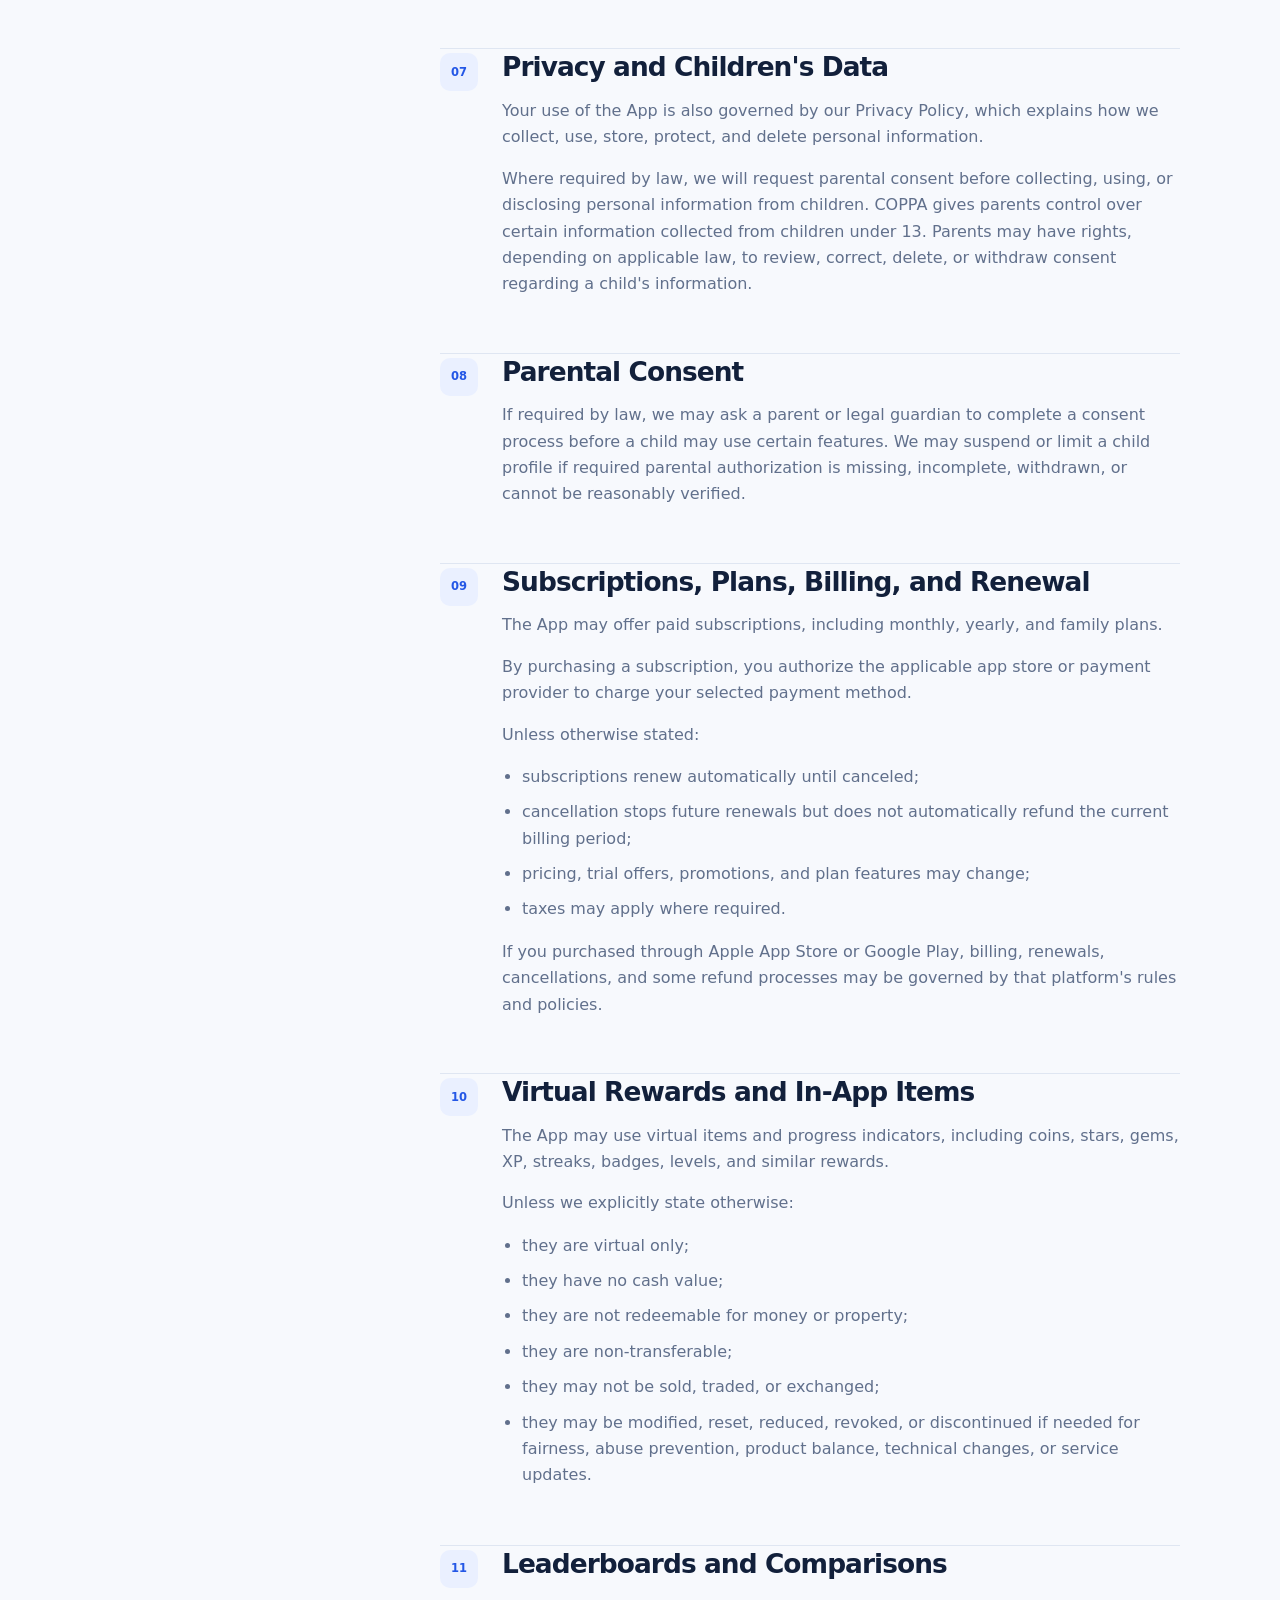
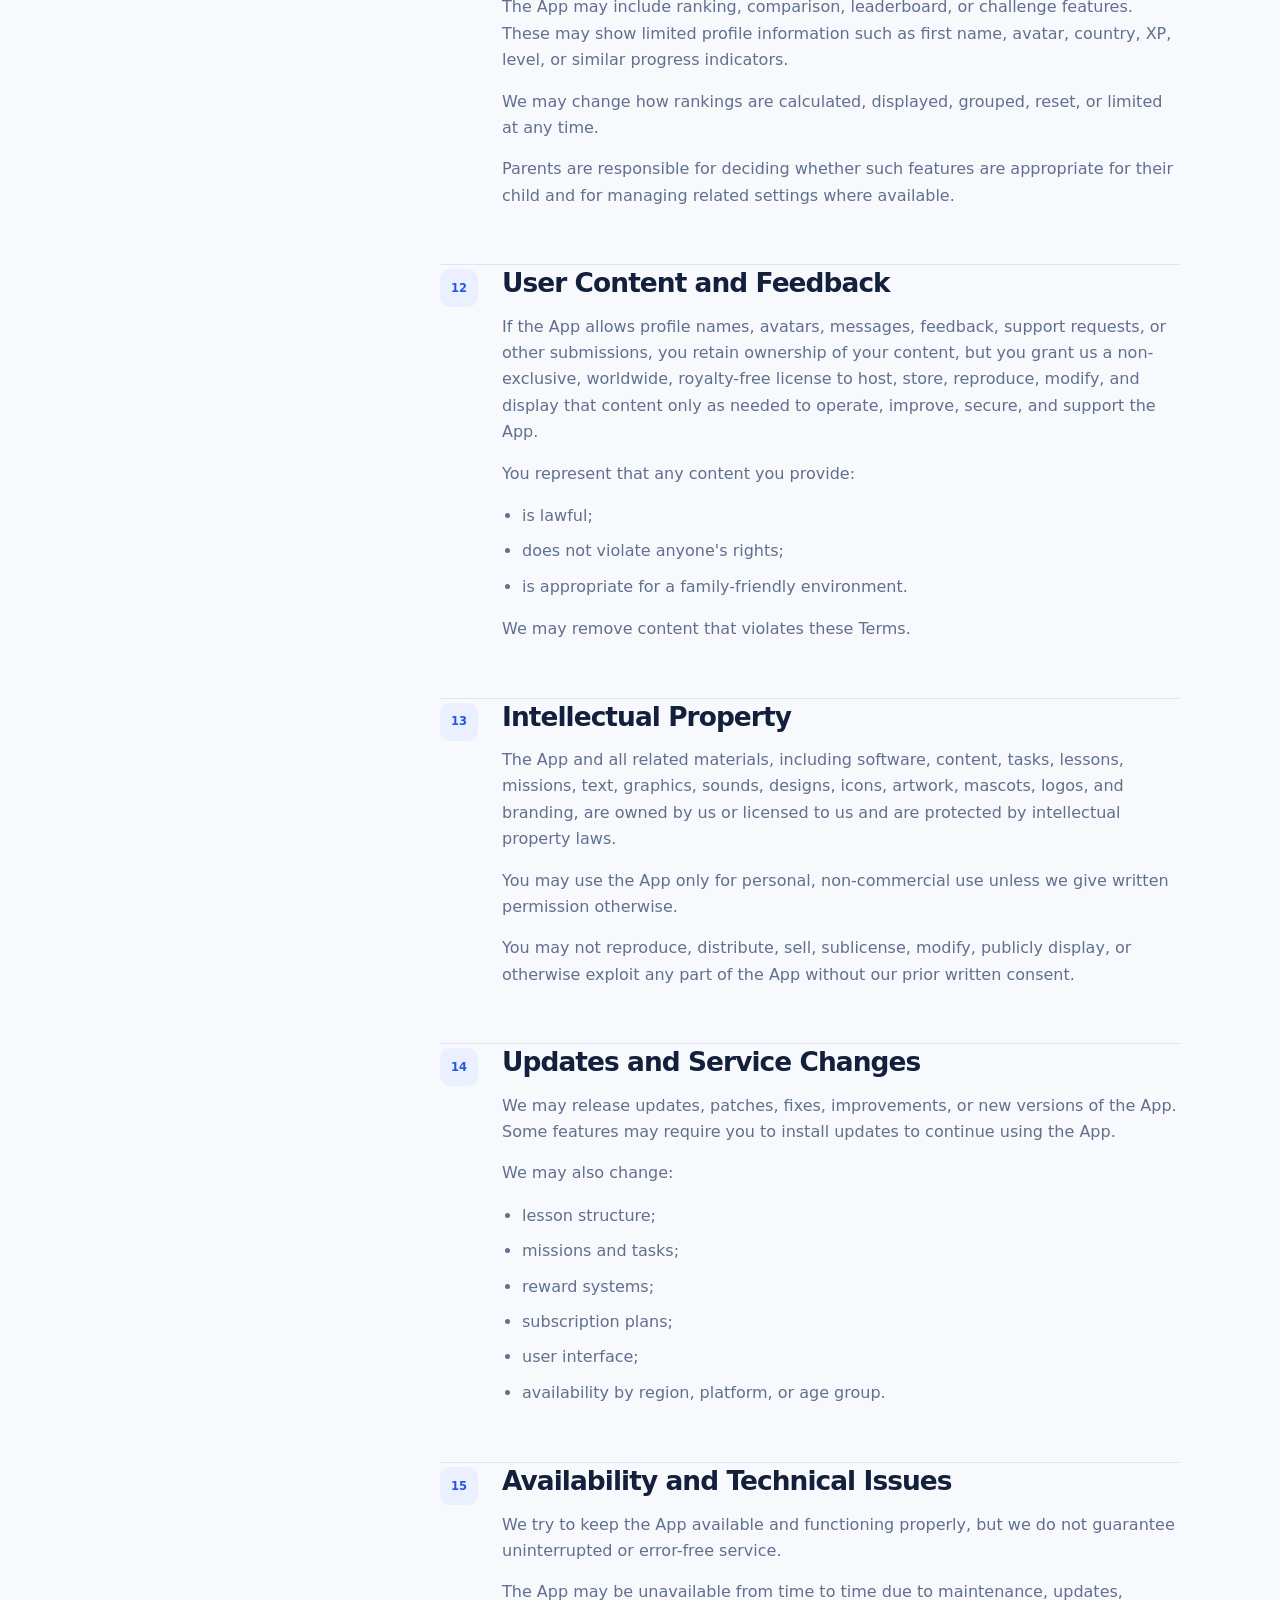
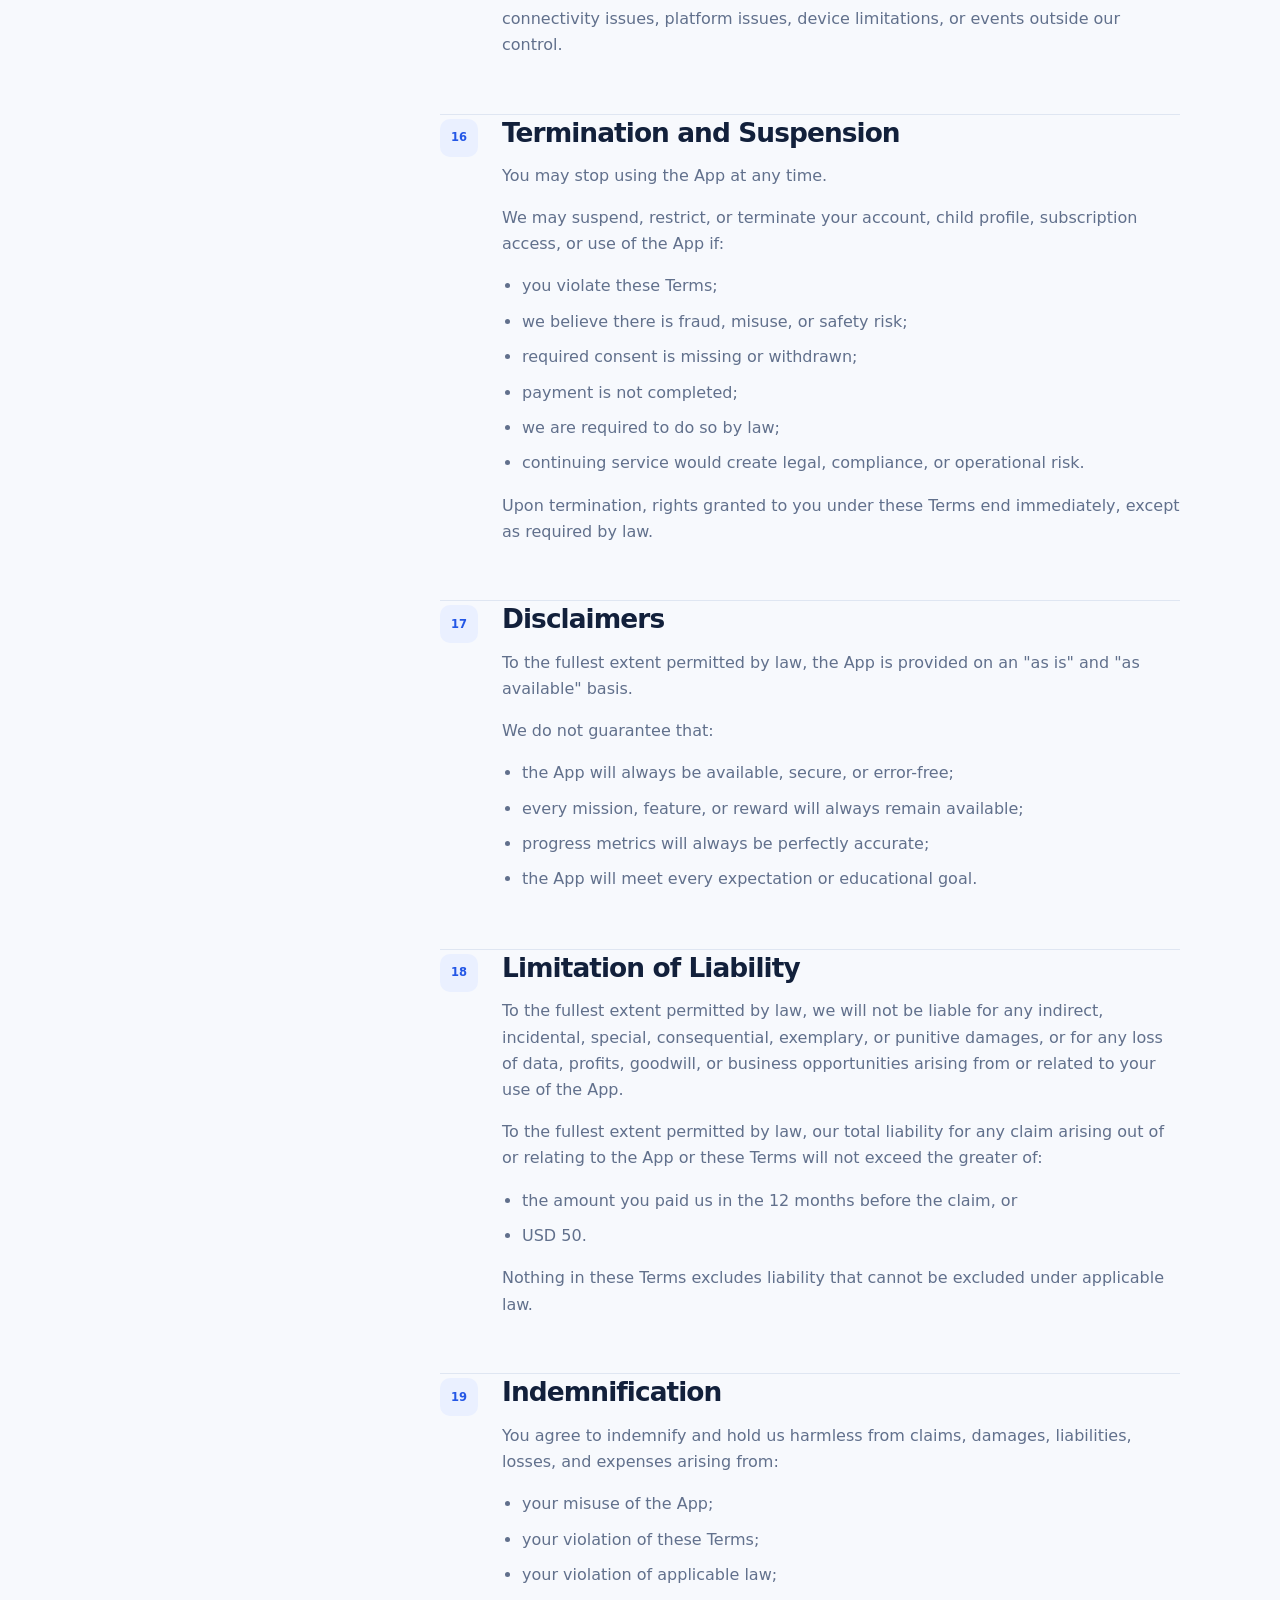
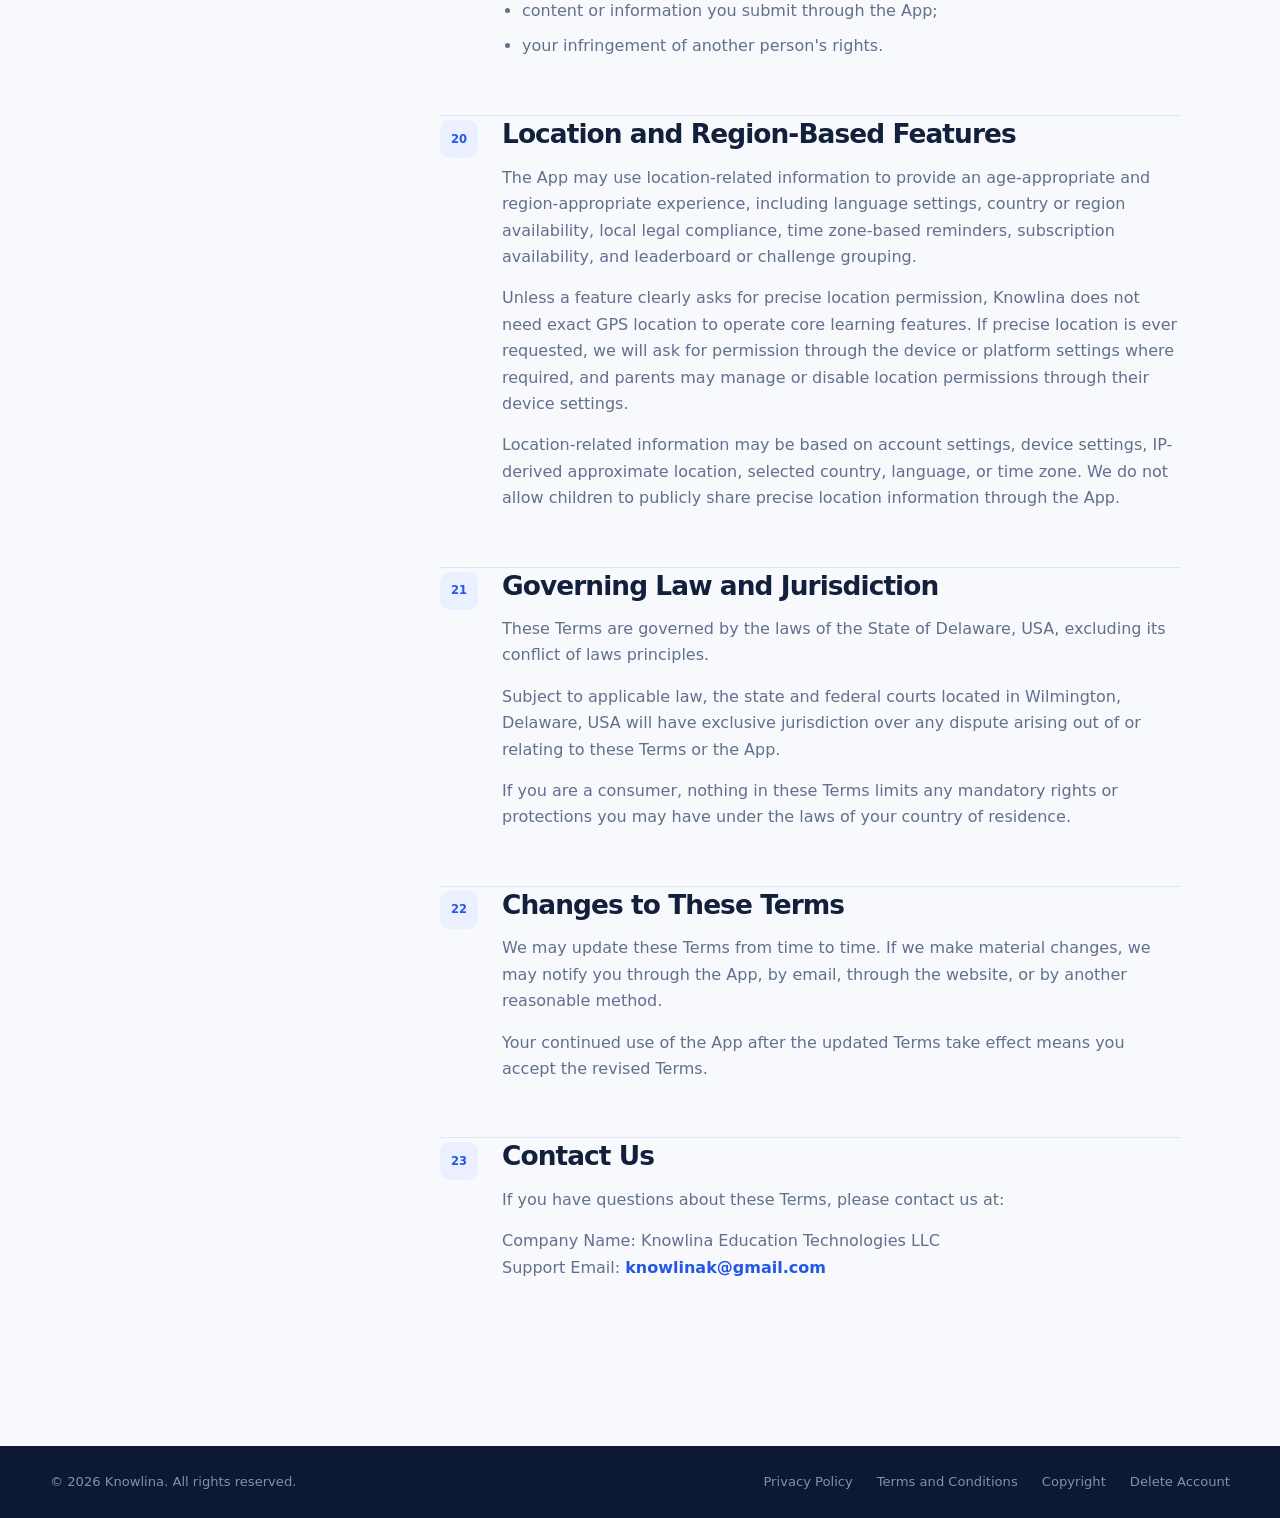
<file: terms.html>
<!doctype html>
<html lang="en">
<head>
  <meta charset="utf-8">
  <meta name="viewport" content="width=device-width, initial-scale=1">
  <meta name="description" content="Terms and conditions for using the Knowlina app.">
  <meta name="theme-color" content="#2457e6">
  <title>Terms and Conditions - Knowlina</title>
  <link rel="icon" type="image/svg+xml" href="data:image/svg+xml,%3Csvg xmlns='http://www.w3.org/2000/svg' viewBox='0 0 64 64'%3E%3Crect width='64' height='64' rx='16' fill='%232457e6'/%3E%3Cpath d='M18 17v30h8V36l12 11h11L33 32l15-15H37L26 29V17z' fill='white'/%3E%3C/svg%3E">
  <link rel="stylesheet" href="styles.css">
  <script src="script.js" defer></script>
</head>
<body class="legal-page">
  <a class="skip-link" href="#main">Skip to content</a>
  <header class="site-header" data-header>
    <div class="container nav-wrap">
      <a class="brand" href="index.html">
        <span class="brand-mark" aria-hidden="true"><img src="assets/logo.png" alt=""></span><span>knowlina</span>
      </a>
      <button class="menu-button" type="button" aria-expanded="false" aria-controls="main-navigation" data-menu-button><span></span><span></span><span></span><span class="sr-only">Open menu</span></button>
      <nav class="main-nav" id="main-navigation" aria-label="Main navigation" data-nav>
        <a href="index.html">Home</a><a class="is-active" href="terms.html">Terms and Conditions</a><a href="copyright.html">Copyright</a><a href="p/delete-account/">Delete Account</a><a class="nav-pill" href="mailto:knowlinak@gmail.com">Contact</a>
      </nav>
    </div>
  </header>

  <main id="main">
    <section class="legal-hero">
      <div class="container legal-hero-inner">
        <a class="back-link" href="index.html">&larr; Back to home</a>
        <span class="legal-symbol" aria-hidden="true">&sect;</span>
        <h1>Terms and Conditions</h1>
        <p>Terms governing access to and use of the Knowlina app, website, content, features, subscriptions, and related services.</p>
        <span class="updated">Effective Date: 15.05.2026</span>
      </div>
    </section>

    <section class="legal-shell container">
      <aside class="legal-aside" aria-label="Page sections">
        <strong>Table of contents</strong>
        <nav>
          <a href="#welcome">Welcome to Knowlina</a>
          <a href="#who-can-use">1. Who Can Use the App</a>
          <a href="#accounts">2. Parent Account and Child Profiles</a>
          <a href="#educational-purpose">3. Educational Purpose</a>
          <a href="#features">4. App Features</a>
          <a href="#acceptable-use">5. Acceptable Use</a>
          <a href="#child-safety">6. Child Safety</a>
          <a href="#privacy">7. Privacy and Children's Data</a>
          <a href="#parental-consent">8. Parental Consent</a>
          <a href="#subscriptions">9. Subscriptions and Billing</a>
          <a href="#virtual-rewards">10. Virtual Rewards</a>
          <a href="#leaderboards">11. Leaderboards</a>
          <a href="#content-feedback">12. User Content and Feedback</a>
          <a href="#intellectual-property">13. Intellectual Property</a>
          <a href="#updates">14. Updates and Service Changes</a>
          <a href="#availability">15. Availability and Technical Issues</a>
          <a href="#termination">16. Termination and Suspension</a>
          <a href="#disclaimers">17. Disclaimers</a>
          <a href="#liability">18. Limitation of Liability</a>
          <a href="#indemnification">19. Indemnification</a>
          <a href="#location">20. Location and Region-Based Features</a>
          <a href="#governing-law">21. Governing Law and Jurisdiction</a>
          <a href="#changes">22. Changes to These Terms</a>
          <a href="#contact">23. Contact Us</a>
        </nav>
      </aside>

      <article class="legal-content">
        <div class="legal-note" id="welcome">
          <strong>Welcome to Knowlina</strong>
          <p>Welcome to Knowlina ("Knowlina," the "App," "we," "our," or "us"). These Terms &amp; Conditions ("Terms") govern your access to and use of the App, website, content, features, subscriptions, and related services.</p>
          <p>By creating an account, accessing the App, or using any part of the service, you agree to these Terms. If you do not agree, please do not use the App.</p>
        </div>

        <section id="who-can-use"><span class="section-index">01</span><h2>Who Can Use the App</h2><p>Knowlina is designed for children and families. A parent or legal guardian must create, authorize, and manage use of the App where required by law. If the App is directed to children under 13, or if we have actual knowledge that we are collecting personal information from a child under 13, additional legal requirements may apply, including parental consent requirements under COPPA.</p><p>By using the App, you represent and warrant that:</p><ol><li>you are at least the age of majority in your jurisdiction, or</li><li>you are the parent or legal guardian of the child using the App and you accept these Terms on the child's behalf.</li></ol></section>

        <section id="accounts"><span class="section-index">02</span><h2>Parent Account and Child Profiles</h2><p>To access certain features, a parent or legal guardian may need to create an account. The parent account may be used to create and manage one or more child profiles.</p><p>You agree to provide accurate, complete, and current information and to keep it updated.</p><p>You are responsible for:</p><ul><li>maintaining the security of your account credentials;</li><li>all activity under your account and linked child profiles;</li><li>supervising your child's use of the App;</li><li>managing settings, permissions, notifications, and purchases.</li></ul><p>We may suspend or terminate accounts or profiles that violate these Terms or create safety, fraud, legal, or operational risks.</p></section>

        <section id="educational-purpose"><span class="section-index">03</span><h2>Educational Purpose</h2><p>Knowlina is provided for educational and entertainment purposes. We aim to help children learn through missions, tasks, rewards, and progress tracking, but we do not guarantee any particular academic, school, developmental, or learning outcome.</p></section>

        <section id="features"><span class="section-index">04</span><h2>App Features</h2><p>The App may include, among other features:</p><ul><li>learning worlds, topics, and missions;</li><li>tasks, quizzes, matching, sequencing, simulations, and system-based activities;</li><li>parent dashboards and progress summaries;</li><li>virtual rewards such as coins, stars, gems, XP, badges, or streaks;</li><li>leaderboards, comparisons, and challenge features;</li><li>subscriptions and family plans;</li><li>notifications, reminders, and safety controls.</li></ul><p>We may add, remove, modify, suspend, or discontinue any feature at any time.</p></section>

        <section id="acceptable-use"><span class="section-index">05</span><h2>Acceptable Use</h2><p>You agree not to:</p><ul><li>use the App for unlawful or unauthorized purposes;</li><li>interfere with, damage, or disrupt the App or its systems;</li><li>attempt to reverse engineer, scrape, copy, or exploit the App or any part of it;</li><li>use bots, scripts, automation, or unauthorized tools;</li><li>manipulate scores, rewards, missions, quests, or leaderboards;</li><li>create fake accounts or profiles;</li><li>upload, submit, or transmit harmful, offensive, abusive, unlawful, or infringing content;</li><li>attempt to access another user's account or data without authorization;</li><li>bypass parental controls, safety controls, or usage limits.</li></ul><p>We may investigate and take action against misuse, including suspension or termination.</p></section>

        <section id="child-safety"><span class="section-index">06</span><h2>Child Safety and Age-Appropriate Experience</h2><p>We aim to provide a child-friendly, age-appropriate experience. Some features may be limited, modified, or disabled to support safety, privacy, platform compliance, or age suitability.</p><p>If the App is distributed in Apple's Kids category or similar child/family channels, additional platform rules may apply. Apple states that Kids Category apps may not send personally identifiable information or device information to third parties, and should not include third-party analytics or third-party advertising. Google Play also requires child-appropriate handling for apps designed for children and families.</p></section>

        <section id="privacy"><span class="section-index">07</span><h2>Privacy and Children's Data</h2><p>Your use of the App is also governed by our Privacy Policy, which explains how we collect, use, store, protect, and delete personal information.</p><p>Where required by law, we will request parental consent before collecting, using, or disclosing personal information from children. COPPA gives parents control over certain information collected from children under 13. Parents may have rights, depending on applicable law, to review, correct, delete, or withdraw consent regarding a child's information.</p></section>

        <section id="parental-consent"><span class="section-index">08</span><h2>Parental Consent</h2><p>If required by law, we may ask a parent or legal guardian to complete a consent process before a child may use certain features. We may suspend or limit a child profile if required parental authorization is missing, incomplete, withdrawn, or cannot be reasonably verified.</p></section>

        <section id="subscriptions"><span class="section-index">09</span><h2>Subscriptions, Plans, Billing, and Renewal</h2><p>The App may offer paid subscriptions, including monthly, yearly, and family plans.</p><p>By purchasing a subscription, you authorize the applicable app store or payment provider to charge your selected payment method.</p><p>Unless otherwise stated:</p><ul><li>subscriptions renew automatically until canceled;</li><li>cancellation stops future renewals but does not automatically refund the current billing period;</li><li>pricing, trial offers, promotions, and plan features may change;</li><li>taxes may apply where required.</li></ul><p>If you purchased through Apple App Store or Google Play, billing, renewals, cancellations, and some refund processes may be governed by that platform's rules and policies.</p></section>

        <section id="virtual-rewards"><span class="section-index">10</span><h2>Virtual Rewards and In-App Items</h2><p>The App may use virtual items and progress indicators, including coins, stars, gems, XP, streaks, badges, levels, and similar rewards.</p><p>Unless we explicitly state otherwise:</p><ul><li>they are virtual only;</li><li>they have no cash value;</li><li>they are not redeemable for money or property;</li><li>they are non-transferable;</li><li>they may not be sold, traded, or exchanged;</li><li>they may be modified, reset, reduced, revoked, or discontinued if needed for fairness, abuse prevention, product balance, technical changes, or service updates.</li></ul></section>

        <section id="leaderboards"><span class="section-index">11</span><h2>Leaderboards and Comparisons</h2><p>The App may include ranking, comparison, leaderboard, or challenge features. These may show limited profile information such as first name, avatar, country, XP, level, or similar progress indicators.</p><p>We may change how rankings are calculated, displayed, grouped, reset, or limited at any time.</p><p>Parents are responsible for deciding whether such features are appropriate for their child and for managing related settings where available.</p></section>

        <section id="content-feedback"><span class="section-index">12</span><h2>User Content and Feedback</h2><p>If the App allows profile names, avatars, messages, feedback, support requests, or other submissions, you retain ownership of your content, but you grant us a non-exclusive, worldwide, royalty-free license to host, store, reproduce, modify, and display that content only as needed to operate, improve, secure, and support the App.</p><p>You represent that any content you provide:</p><ul><li>is lawful;</li><li>does not violate anyone's rights;</li><li>is appropriate for a family-friendly environment.</li></ul><p>We may remove content that violates these Terms.</p></section>

        <section id="intellectual-property"><span class="section-index">13</span><h2>Intellectual Property</h2><p>The App and all related materials, including software, content, tasks, lessons, missions, text, graphics, sounds, designs, icons, artwork, mascots, logos, and branding, are owned by us or licensed to us and are protected by intellectual property laws.</p><p>You may use the App only for personal, non-commercial use unless we give written permission otherwise.</p><p>You may not reproduce, distribute, sell, sublicense, modify, publicly display, or otherwise exploit any part of the App without our prior written consent.</p></section>

        <section id="updates"><span class="section-index">14</span><h2>Updates and Service Changes</h2><p>We may release updates, patches, fixes, improvements, or new versions of the App. Some features may require you to install updates to continue using the App.</p><p>We may also change:</p><ul><li>lesson structure;</li><li>missions and tasks;</li><li>reward systems;</li><li>subscription plans;</li><li>user interface;</li><li>availability by region, platform, or age group.</li></ul></section>

        <section id="availability"><span class="section-index">15</span><h2>Availability and Technical Issues</h2><p>We try to keep the App available and functioning properly, but we do not guarantee uninterrupted or error-free service.</p><p>The App may be unavailable from time to time due to maintenance, updates, connectivity issues, platform issues, device limitations, or events outside our control.</p></section>

        <section id="termination"><span class="section-index">16</span><h2>Termination and Suspension</h2><p>You may stop using the App at any time.</p><p>We may suspend, restrict, or terminate your account, child profile, subscription access, or use of the App if:</p><ul><li>you violate these Terms;</li><li>we believe there is fraud, misuse, or safety risk;</li><li>required consent is missing or withdrawn;</li><li>payment is not completed;</li><li>we are required to do so by law;</li><li>continuing service would create legal, compliance, or operational risk.</li></ul><p>Upon termination, rights granted to you under these Terms end immediately, except as required by law.</p></section>

        <section id="disclaimers"><span class="section-index">17</span><h2>Disclaimers</h2><p>To the fullest extent permitted by law, the App is provided on an "as is" and "as available" basis.</p><p>We do not guarantee that:</p><ul><li>the App will always be available, secure, or error-free;</li><li>every mission, feature, or reward will always remain available;</li><li>progress metrics will always be perfectly accurate;</li><li>the App will meet every expectation or educational goal.</li></ul></section>

        <section id="liability"><span class="section-index">18</span><h2>Limitation of Liability</h2><p>To the fullest extent permitted by law, we will not be liable for any indirect, incidental, special, consequential, exemplary, or punitive damages, or for any loss of data, profits, goodwill, or business opportunities arising from or related to your use of the App.</p><p>To the fullest extent permitted by law, our total liability for any claim arising out of or relating to the App or these Terms will not exceed the greater of:</p><ul><li>the amount you paid us in the 12 months before the claim, or</li><li>USD 50.</li></ul><p>Nothing in these Terms excludes liability that cannot be excluded under applicable law.</p></section>

        <section id="indemnification"><span class="section-index">19</span><h2>Indemnification</h2><p>You agree to indemnify and hold us harmless from claims, damages, liabilities, losses, and expenses arising from:</p><ul><li>your misuse of the App;</li><li>your violation of these Terms;</li><li>your violation of applicable law;</li><li>content or information you submit through the App;</li><li>your infringement of another person's rights.</li></ul></section>

        <section id="location"><span class="section-index">20</span><h2>Location and Region-Based Features</h2><p>The App may use location-related information to provide an age-appropriate and region-appropriate experience, including language settings, country or region availability, local legal compliance, time zone-based reminders, subscription availability, and leaderboard or challenge grouping.</p><p>Unless a feature clearly asks for precise location permission, Knowlina does not need exact GPS location to operate core learning features. If precise location is ever requested, we will ask for permission through the device or platform settings where required, and parents may manage or disable location permissions through their device settings.</p><p>Location-related information may be based on account settings, device settings, IP-derived approximate location, selected country, language, or time zone. We do not allow children to publicly share precise location information through the App.</p></section>

        <section id="governing-law"><span class="section-index">21</span><h2>Governing Law and Jurisdiction</h2><p>These Terms are governed by the laws of the State of Delaware, USA, excluding its conflict of laws principles.</p><p>Subject to applicable law, the state and federal courts located in Wilmington, Delaware, USA will have exclusive jurisdiction over any dispute arising out of or relating to these Terms or the App.</p><p>If you are a consumer, nothing in these Terms limits any mandatory rights or protections you may have under the laws of your country of residence.</p></section>

        <section id="changes"><span class="section-index">22</span><h2>Changes to These Terms</h2><p>We may update these Terms from time to time. If we make material changes, we may notify you through the App, by email, through the website, or by another reasonable method.</p><p>Your continued use of the App after the updated Terms take effect means you accept the revised Terms.</p></section>

        <section id="contact"><span class="section-index">23</span><h2>Contact Us</h2><p>If you have questions about these Terms, please contact us at:</p><p>Company Name: Knowlina Education Technologies LLC<br>Support Email: <a href="mailto:knowlinak@gmail.com">knowlinak@gmail.com</a></p></section>
      </article>
    </section>
  </main>

  <footer class="site-footer compact-footer"><div class="container footer-bottom"><span>&copy; <span data-year>2026</span> Knowlina. All rights reserved.</span><div><a href="privacy-policy.html" aria-current="page">Privacy Policy</a><a href="terms.html">Terms and Conditions</a><a href="copyright.html">Copyright</a><a href="p/delete-account/">Delete Account</a></div></div></footer>
</body>
</html>
</file>
<file: styles.css>
:root {
  --ink: #12203b;
  --muted: #61708c;
  --blue: #2457e6;
  --blue-deep: #153cb5;
  --cyan: #16b8d4;
  --violet: #7952ee;
  --orange: #ff8a3d;
  --mint: #13b989;
  --line: #dfe6f2;
  --surface: #f4f7fc;
  --white: #ffffff;
  --shadow: 0 24px 70px rgba(33, 58, 117, 0.14);
  --shadow-soft: 0 12px 35px rgba(40, 67, 128, 0.1);
  --radius-lg: 30px;
  --radius-md: 20px;
  --container: 1180px;
}

* { box-sizing: border-box; }
html { scroll-behavior: smooth; }
body {
  margin: 0;
  color: var(--ink);
  background: var(--white);
  font-family: Inter, ui-sans-serif, system-ui, -apple-system, BlinkMacSystemFont, "Segoe UI", sans-serif;
  font-size: 16px;
  line-height: 1.65;
  -webkit-font-smoothing: antialiased;
  overflow-x: hidden;
}
body.menu-open { overflow: hidden; }
img { display: block; max-width: 100%; }
a { color: inherit; text-decoration: none; }
button { font: inherit; }
h1, h2, h3, p { margin-top: 0; }
h1, h2, h3 { font-family: ui-rounded, "Arial Rounded MT Bold", Inter, ui-sans-serif, system-ui, sans-serif; letter-spacing: -0.035em; line-height: 1.08; }
p { color: var(--muted); }
.container { width: min(calc(100% - 40px), var(--container)); margin-inline: auto; }
.sr-only { position: absolute; width: 1px; height: 1px; padding: 0; margin: -1px; overflow: hidden; clip: rect(0, 0, 0, 0); white-space: nowrap; border: 0; }
.skip-link { position: fixed; left: 16px; top: -80px; z-index: 100; padding: 12px 18px; color: #fff; background: var(--ink); border-radius: 10px; transition: top .2s ease; }
.skip-link:focus { top: 16px; }

.site-header { position: sticky; top: 0; z-index: 50; background: rgba(255,255,255,.94); border-bottom: 1px solid transparent; backdrop-filter: blur(16px); transition: border-color .2s ease, box-shadow .2s ease; }
.site-header.is-scrolled { border-color: rgba(223,230,242,.9); box-shadow: 0 6px 24px rgba(35, 52, 95, .06); }
.nav-wrap { min-height: 78px; display: flex; align-items: center; justify-content: space-between; gap: 24px; }
.brand { display: inline-flex; align-items: center; gap: 10px; color: var(--blue); font-size: 1.34rem; font-weight: 850; letter-spacing: -.035em; }
.brand-mark { width: 44px; height: 66px; display: inline-grid; place-items: center; color: #fff; background: var(--blue); border-radius: 12px 12px 12px 4px; font-weight: 900; box-shadow: 0 8px 20px rgba(36,87,230,.24); }
.main-nav { display: flex; align-items: center; gap: 28px; color: #44516b; font-size: .93rem; font-weight: 650; }
.main-nav a { position: relative; transition: color .2s ease; }
.main-nav a:hover, .main-nav a:focus-visible, .main-nav a.is-active { color: var(--blue); }
.main-nav a:not(.nav-pill).is-active::after { content: ""; position: absolute; left: 0; right: 0; bottom: -10px; height: 2px; background: var(--blue); }
.main-nav .nav-pill { padding: 11px 17px; color: #fff; background: var(--blue); border-radius: 12px; box-shadow: 0 8px 20px rgba(36,87,230,.18); }
.main-nav .nav-pill:hover { color: #fff; background: var(--blue-deep); }
.menu-button { display: none; width: 44px; height: 44px; padding: 10px; border: 0; background: var(--surface); border-radius: 12px; cursor: pointer; }
.menu-button > span:not(.sr-only) { display: block; width: 22px; height: 2px; margin: 4px auto; background: var(--ink); border-radius: 4px; }

.hero { position: relative; min-height: 780px; display: flex; align-items: center; padding: 72px 0 90px; background: #f8faff; overflow: hidden; }
.hero::before { content: ""; position: absolute; width: 430px; height: 430px; left: -260px; top: 15%; background: #e8efff; border-radius: 50%; }
.hero::after { content: ""; position: absolute; width: 250px; height: 250px; right: -120px; bottom: -70px; background: #e9ddff; border-radius: 50%; }
.hero-grid { position: relative; z-index: 1; display: grid; grid-template-columns: .92fr 1.08fr; align-items: center; gap: 54px; }
.hero-copy { max-width: 590px; }
.eyebrow, .kicker { display: inline-flex; align-items: center; gap: 8px; color: var(--blue); font-size: .78rem; font-weight: 800; text-transform: uppercase; letter-spacing: .11em; }
.eyebrow { margin-bottom: 20px; padding: 8px 12px; background: #e9efff; border-radius: 8px; }
.hero h1 { margin-bottom: 24px; font-size: clamp(3rem, 5.3vw, 5.2rem); letter-spacing: -.062em; }
.hero h1 span { color: var(--blue); }
.hero-copy > p { max-width: 560px; margin-bottom: 30px; font-size: 1.11rem; line-height: 1.75; }
.hero-actions { display: flex; align-items: center; gap: 24px; flex-wrap: wrap; }
.button { display: inline-flex; align-items: center; justify-content: center; gap: 12px; min-height: 52px; padding: 14px 20px; border-radius: 14px; font-weight: 780; transition: transform .2s ease, background .2s ease, box-shadow .2s ease; }
.button:hover { transform: translateY(-2px); }
.button-primary { color: #fff; background: var(--blue); box-shadow: 0 14px 30px rgba(36,87,230,.25); }
.button-primary:hover { background: var(--blue-deep); }
.text-link { display: inline-flex; align-items: center; gap: 10px; color: var(--ink); font-weight: 760; }
.text-link:hover { color: var(--blue); }
.play { width: 38px; height: 38px; display: inline-grid; place-items: center; padding-left: 2px; color: var(--blue); background: #fff; border: 1px solid var(--line); border-radius: 50%; box-shadow: var(--shadow-soft); font-size: .72rem; }
.trust-row { display: flex; gap: 18px; flex-wrap: wrap; margin-top: 32px; color: #4e5d77; font-size: .83rem; font-weight: 700; }
.trust-row span::first-letter { color: var(--mint); }

.phone-stage { position: relative; min-height: 640px; }
.phone-stage::before { content: ""; position: absolute; inset: 70px 18px 40px; background: var(--blue); border-radius: 54% 46% 46% 54% / 48% 46% 54% 52%; transform: rotate(-4deg); }
.orbit { position: absolute; border: 1px dashed rgba(255,255,255,.34); border-radius: 50%; z-index: 1; }
.orbit-one { width: 420px; height: 420px; top: 120px; left: 80px; }
.orbit-two { width: 550px; height: 550px; top: 55px; left: 15px; }
.phone { position: absolute; margin: 0; padding: 7px; background: #111827; border-radius: 37px; box-shadow: 0 34px 60px rgba(15, 32, 73, .28); overflow: hidden; }
.phone img { width: 100%; border-radius: 30px; }
.phone-main { z-index: 4; width: 270px; left: 50%; top: 22px; transform: translateX(-50%) rotate(1deg); }
.phone-left { z-index: 2; width: 205px; left: 4px; top: 176px; transform: rotate(-8deg); opacity: .96; }
.phone-right { z-index: 3; width: 210px; right: -10px; top: 165px; transform: rotate(8deg); opacity: .98; }
.float-card { position: absolute; z-index: 6; display: grid; grid-template-columns: 40px 1fr; column-gap: 10px; align-items: center; min-width: 155px; padding: 12px 14px; background: #fff; border: 1px solid #edf1f8; border-radius: 16px; box-shadow: var(--shadow); }
.float-card > span { grid-row: span 2; width: 40px; height: 40px; display: grid; place-items: center; background: #eff4ff; border-radius: 11px; }
.float-card strong { font-size: .8rem; line-height: 1.2; }
.float-card small { color: var(--muted); font-size: .7rem; }
.float-card-top { right: 7px; top: 98px; }
.float-card-bottom { left: 7px; bottom: 57px; }

.section { padding: 112px 0; }
.section-intro { background: #fff; }
.section-heading { max-width: 680px; margin: 0 auto 54px; text-align: center; }
.section-heading .kicker { margin-bottom: 14px; }
.section-heading h2, .safety-copy h2, .faq-intro h2, .closing-card h2 { margin-bottom: 18px; font-size: clamp(2.25rem, 4vw, 3.7rem); }
.section-heading p { max-width: 620px; margin: 0 auto; font-size: 1.05rem; }
.feature-grid { display: grid; grid-template-columns: repeat(2, 1fr); gap: 22px; }
.feature-card { position: relative; min-height: 340px; padding: 34px; background: #f7f9fd; border: 1px solid #edf1f7; border-radius: var(--radius-lg); overflow: hidden; }
.feature-card h3 { margin: 12px 0 14px; font-size: 1.65rem; }
.feature-card p { max-width: 560px; margin-bottom: 24px; }
.feature-large { min-height: 460px; display: grid; grid-template-columns: 1fr .8fr; grid-column: span 2; gap: 40px; align-items: center; }
.feature-blue { color: #fff; background: var(--blue); border-color: transparent; }
.feature-blue p { color: #dfe7ff; }
.feature-blue .card-label { color: #fff; opacity: .78; }
.feature-icon { width: 52px; height: 52px; display: grid; place-items: center; color: #fff; background: var(--violet); border-radius: 16px 16px 16px 5px; font-size: 1.35rem; box-shadow: 0 12px 24px rgba(93,70,212,.23); }
.feature-blue .feature-icon { background: #fff; color: var(--blue); box-shadow: none; }
.icon-cyan { background: var(--cyan); box-shadow: 0 12px 24px rgba(22,184,212,.22); }
.icon-orange { background: var(--orange); box-shadow: 0 12px 24px rgba(255,138,61,.22); }
.icon-violet { background: var(--violet); }
.card-label { display: block; margin-top: 18px; color: var(--blue); font-size: .75rem; font-weight: 850; text-transform: uppercase; letter-spacing: .1em; }
.mini-chat { display: flex; flex-direction: column; gap: 12px; }
.bubble { padding: 15px 17px; border-radius: 16px; font-size: .83rem; line-height: 1.45; box-shadow: 0 12px 30px rgba(10,27,70,.12); }
.bubble-user { align-self: flex-end; max-width: 78%; color: #fff; background: var(--violet); border-bottom-right-radius: 5px; }
.bubble-ai { color: var(--ink); background: #fff; border-bottom-left-radius: 5px; }
.mission-strip { position: absolute; left: 30px; right: 30px; bottom: 28px; display: grid; grid-template-columns: 48px 1fr auto; align-items: center; gap: 12px; padding: 13px; background: #fff; border: 1px solid var(--line); border-radius: 16px; box-shadow: var(--shadow-soft); }
.mission-strip > span { width: 46px; height: 46px; display: grid; place-items: center; background: #eaf7fb; border-radius: 12px; font-size: 1.45rem; }
.mission-strip b, .mission-strip small { display: block; }
.mission-strip b { font-size: .84rem; line-height: 1.3; }
.mission-strip small { color: var(--muted); font-size: .7rem; }
.mission-strip strong { color: var(--mint); font-size: .84rem; }
.reward-row { position: absolute; left: 30px; right: 30px; bottom: 28px; display: grid; grid-template-columns: repeat(3, 1fr); gap: 10px; }
.reward-row span { padding: 16px 10px; text-align: center; background: #fff; border: 1px solid var(--line); border-radius: 14px; font-size: 1.15rem; box-shadow: var(--shadow-soft); }
.reward-row b { display: block; margin-top: 2px; color: var(--ink); font-size: .82rem; }
.feature-wide { min-height: 520px; display: grid; grid-template-columns: .92fr 1.08fr; grid-column: span 2; align-items: center; gap: 28px; padding: 48px; background: #f0edff; }
.check-list { display: grid; gap: 11px; padding: 0; list-style: none; color: #46536e; }
.check-list li::before { content: "✓"; display: inline-grid; place-items: center; width: 22px; height: 22px; margin-right: 10px; color: #fff; background: var(--violet); border-radius: 50%; font-size: .7rem; font-weight: 900; }
.dashboard-shot { position: relative; width: 280px; height: 390px; margin: 80px auto -150px; padding: 7px; background: #141725; border-radius: 36px; box-shadow: 0 32px 50px rgba(70,52,150,.25); overflow: hidden; transform: rotate(4deg); }
.dashboard-shot img { width: 100%; border-radius: 29px; }

.steps-section { background: var(--surface); }
.steps { display: grid; grid-template-columns: repeat(3, 1fr); gap: 20px; }
.step { position: relative; min-height: 290px; padding: 30px; background: #fff; border: 1px solid var(--line); border-radius: var(--radius-md); box-shadow: var(--shadow-soft); }
.step-number { position: absolute; top: 28px; right: 28px; color: #c9d3e6; font-size: .8rem; font-weight: 850; letter-spacing: .12em; }
.step-symbol { width: 62px; height: 62px; display: grid; place-items: center; margin-bottom: 42px; color: var(--blue); background: #eaf0ff; border-radius: 18px; font-size: 1.65rem; font-weight: 900; }
.step:nth-child(2) .step-symbol { color: var(--violet); background: #eee9ff; }
.step:nth-child(3) .step-symbol { color: #df6a20; background: #fff0e6; }
.step h3 { margin-bottom: 12px; font-size: 1.45rem; }
.step p { margin-bottom: 0; }

.safety-section { background: #fff; }
.safety-card { min-height: 500px; display: grid; grid-template-columns: 1.05fr .95fr; align-items: center; gap: 50px; padding: 64px; color: #fff; background: #132b69; border-radius: 36px; overflow: hidden; }
.eyebrow-light { color: #fff; background: rgba(255,255,255,.1); }
.safety-copy p { max-width: 570px; color: #c9d7fa; font-size: 1.05rem; }
.safety-points { display: grid; grid-template-columns: repeat(3, 1fr); gap: 12px; margin-top: 30px; }
.safety-points div { display: grid; gap: 8px; padding: 17px; background: rgba(255,255,255,.08); border: 1px solid rgba(255,255,255,.12); border-radius: 14px; font-size: .82rem; }
.safety-points span { width: 24px; height: 24px; display: grid; place-items: center; color: #08204f; background: #55dfb7; border-radius: 50%; font-weight: 900; }
.safety-visual { position: relative; min-height: 360px; }
.shield { position: absolute; left: 50%; top: 50%; width: 220px; height: 250px; display: grid; place-items: center; color: var(--blue); background: #fff; border-radius: 38% 38% 48% 48% / 24% 24% 60% 60%; transform: translate(-50%, -50%); font-size: 6rem; font-weight: 900; box-shadow: 0 28px 70px rgba(0,0,0,.25); }
.shield::before { content: ""; position: absolute; inset: 15px; border: 2px solid #d8e4ff; border-radius: inherit; }
.shield span { position: absolute; right: 34px; bottom: 52px; width: 48px; height: 48px; display: grid; place-items: center; color: #fff; background: var(--mint); border: 6px solid #fff; border-radius: 50%; font-size: 1.1rem; }
.safe-tag { position: absolute; padding: 10px 15px; color: var(--ink); background: #fff; border-radius: 12px; box-shadow: 0 12px 30px rgba(0,0,0,.18); font-size: .78rem; font-weight: 800; }
.tag-one { left: 2%; top: 19%; transform: rotate(-5deg); }
.tag-two { right: 0; top: 34%; transform: rotate(5deg); }
.tag-three { left: 12%; bottom: 15%; transform: rotate(3deg); }

.faq-section { background: var(--surface); }
.faq-layout { display: grid; grid-template-columns: .7fr 1.3fr; gap: 75px; align-items: start; }
.faq-intro { position: sticky; top: 120px; }
.faq-intro .kicker { margin-bottom: 16px; }
.faq-intro p { margin-bottom: 28px; }
.accordion { display: grid; gap: 12px; }
.faq-item { background: #fff; border: 1px solid var(--line); border-radius: 18px; overflow: hidden; }
.faq-item button { width: 100%; display: flex; align-items: center; justify-content: space-between; gap: 20px; padding: 23px 24px; color: var(--ink); background: transparent; border: 0; text-align: left; font-weight: 780; cursor: pointer; }
.faq-item button:focus-visible { outline: 3px solid #9db5ff; outline-offset: -3px; }
.faq-plus { flex: 0 0 32px; height: 32px; display: grid; place-items: center; color: var(--blue); background: #eaf0ff; border-radius: 9px; font-size: 1.2rem; }
.faq-answer { padding: 0 24px 21px; }
.faq-answer p { margin: 0; }

.closing-section { padding: 0 0 112px; background: var(--surface); }
.closing-card { display: flex; align-items: center; justify-content: space-between; gap: 40px; padding: 56px 62px; color: #fff; background: var(--blue); border-radius: 32px; }
.closing-card h2 { max-width: 700px; margin: 8px 0 0; }
.kicker-light { color: #d7e1ff; }
.button-light { flex: 0 0 auto; color: var(--blue); background: #fff; box-shadow: 0 14px 30px rgba(10,31,90,.2); }
.button-light:hover { background: #edf2ff; }

.site-footer { color: #c7d1e7; background: #0c1834; }
.footer-main { display: grid; grid-template-columns: 1.5fr .7fr .9fr 1fr; gap: 60px; padding: 70px 0 55px; }
.brand-footer { color: #fff; }
.footer-brand p { max-width: 300px; margin: 20px 0 0; color: #8f9ab3; }
.footer-links { display: grid; align-content: start; gap: 11px; font-size: .9rem; }
.footer-links strong { margin-bottom: 7px; color: #fff; }
.footer-links a:hover { color: #fff; }
.footer-bottom { min-height: 72px; display: flex; align-items: center; justify-content: space-between; gap: 24px; border-top: 1px solid rgba(255,255,255,.1); color: #8290ad; font-size: .82rem; }
.footer-bottom div { display: flex; gap: 24px; }
.footer-bottom a:hover { color: #fff; }

.legal-page { background: #f7f9fd; }
.legal-hero { color: #fff; background: var(--blue); }
.legal-hero-violet { background: #5638bd; }
.legal-hero-mint { background: #0f766e; }
.legal-hero-inner { position: relative; min-height: 390px; display: flex; flex-direction: column; align-items: center; justify-content: center; padding-block: 72px; text-align: center; overflow: hidden; }
.legal-hero-inner::before, .legal-hero-inner::after { content: ""; position: absolute; border: 1px solid rgba(255,255,255,.15); border-radius: 50%; }
.legal-hero-inner::before { width: 300px; height: 300px; left: -130px; top: -120px; }
.legal-hero-inner::after { width: 190px; height: 190px; right: -60px; bottom: -90px; }
.back-link { position: absolute; left: 0; top: 32px; color: #dbe4ff; font-size: .87rem; font-weight: 700; }
.back-link:hover { color: #fff; }
.legal-symbol { width: 56px; height: 56px; display: grid; place-items: center; margin-bottom: 18px; color: var(--blue); background: #fff; border-radius: 16px; box-shadow: 0 14px 30px rgba(10,27,80,.2); font-size: 1.7rem; font-weight: 900; }
.legal-hero-violet .legal-symbol { color: #5638bd; }
.legal-hero-mint .legal-symbol { color: #0f766e; }
.legal-hero h1 { margin-bottom: 15px; font-size: clamp(2.6rem, 5vw, 4.5rem); }
.legal-hero p { max-width: 650px; margin-bottom: 20px; color: #dbe4ff; font-size: 1.05rem; }
.updated { padding: 7px 11px; background: rgba(255,255,255,.12); border-radius: 8px; font-size: .76rem; font-weight: 700; }
.legal-shell { display: grid; grid-template-columns: 270px minmax(0, 740px); justify-content: center; gap: 70px; padding-top: 74px; padding-bottom: 110px; }
.legal-aside { position: sticky; top: 110px; align-self: start; padding: 24px; background: #fff; border: 1px solid var(--line); border-radius: 18px; box-shadow: var(--shadow-soft); }
.legal-aside > strong { display: block; margin-bottom: 14px; font-size: .9rem; }
.legal-aside nav { display: grid; }
.legal-aside a { padding: 8px 0 8px 13px; color: #697791; border-left: 2px solid #e1e7f2; font-size: .8rem; }
.legal-aside a:hover, .legal-aside a:focus-visible { color: var(--blue); border-left-color: var(--blue); }
.legal-content { min-width: 0; }
.legal-note { margin-bottom: 42px; padding: 24px 26px; background: #eaf0ff; border-left: 4px solid var(--blue); border-radius: 0 16px 16px 0; }
.legal-note-violet { background: #f0ecff; border-left-color: var(--violet); }
.legal-note-mint { background: #e9fbf7; border-left-color: var(--mint); }
.legal-note strong { display: block; margin-bottom: 6px; }
.legal-note p { margin: 0; }
.legal-content > section { position: relative; padding: 0 0 40px 62px; scroll-margin-top: 110px; }
.legal-content > section + section { padding-top: 4px; border-top: 1px solid var(--line); }
.legal-content h2 { margin: 0 0 16px; font-size: 1.65rem; }
.legal-content p { margin-bottom: 15px; }
.legal-content ul { display: grid; gap: 9px; padding-left: 20px; color: var(--muted); }
.legal-content a { color: var(--blue); font-weight: 700; }
.section-index { position: absolute; left: 0; top: 4px; width: 38px; height: 38px; display: grid; place-items: center; color: var(--blue); background: #eaf0ff; border-radius: 10px; font-size: .72rem; font-weight: 850; }
.contact-card { display: inline-flex; align-items: center; gap: 13px; margin-top: 10px; padding: 14px 18px; background: #fff; border: 1px solid var(--line); border-radius: 14px; box-shadow: var(--shadow-soft); }
.contact-card > span { width: 36px; height: 36px; display: grid; place-items: center; color: #fff; background: var(--violet); border-radius: 10px; }
.contact-card small, .contact-card a { display: block; }
.contact-card small { color: var(--muted); font-size: .72rem; }
.compact-footer .footer-bottom { border-top: 0; }

.reveal { opacity: 0; transform: translateY(18px); transition: opacity .6s ease, transform .6s ease; }
.reveal.is-visible { opacity: 1; transform: none; }

@media (max-width: 1000px) {
  .main-nav { gap: 18px; }
  .hero { padding-top: 56px; }
  .hero-grid { grid-template-columns: 1fr; }
  .hero-copy { max-width: 760px; text-align: center; margin-inline: auto; }
  .hero-copy > p { margin-inline: auto; }
  .hero-actions, .trust-row { justify-content: center; }
  .phone-stage { width: min(100%, 650px); margin-inline: auto; }
  .feature-wide { grid-template-columns: 1fr 1fr; }
  .safety-card { padding: 50px 38px; }
  .safety-points { grid-template-columns: 1fr; }
  .faq-layout { gap: 42px; }
  .footer-main { grid-template-columns: 1.3fr repeat(2, 1fr); }
  .footer-links:last-child { grid-column: 2; }
}

@media (max-width: 780px) {
  .container { width: min(calc(100% - 28px), var(--container)); }
  .nav-wrap { min-height: 68px; }
  .menu-button { display: block; }
  .main-nav { position: fixed; inset: 69px 0 auto; display: grid; gap: 0; padding: 14px 20px 24px; background: #fff; border-bottom: 1px solid var(--line); box-shadow: 0 20px 40px rgba(24,43,84,.14); transform: translateY(-130%); opacity: 0; visibility: hidden; transition: transform .25s ease, opacity .2s ease, visibility .2s ease; }
  .main-nav.is-open { transform: translateY(0); opacity: 1; visibility: visible; }
  .main-nav a { padding: 13px 8px; }
  .main-nav a:not(.nav-pill).is-active::after { display: none; }
  .main-nav .nav-pill { margin-top: 8px; text-align: center; }
  .hero { min-height: auto; padding: 70px 0 80px; }
  .hero h1 { font-size: clamp(2.7rem, 12vw, 4.2rem); }
  .phone-stage { min-height: 570px; transform: scale(.92); transform-origin: top center; margin-bottom: -35px; }
  .phone-main { width: 250px; }
  .phone-left, .phone-right { width: 185px; }
  .phone-left { left: -8px; }
  .phone-right { right: -8px; }
  .section { padding: 84px 0; }
  .feature-grid { grid-template-columns: 1fr; }
  .feature-large, .feature-wide { grid-column: span 1; grid-template-columns: 1fr; }
  .feature-large { padding-bottom: 36px; }
  .feature-wide { min-height: 700px; padding: 34px; }
  .dashboard-shot { margin-bottom: -210px; }
  .steps { grid-template-columns: 1fr; }
  .step { min-height: 230px; }
  .step-symbol { margin-bottom: 28px; }
  .safety-card { grid-template-columns: 1fr; padding: 40px 28px; }
  .safety-visual { min-height: 310px; }
  .faq-layout { grid-template-columns: 1fr; }
  .faq-intro { position: static; }
  .closing-card { align-items: flex-start; flex-direction: column; padding: 38px 28px; }
  .footer-main { grid-template-columns: 1fr 1fr; gap: 40px 24px; }
  .footer-brand { grid-column: span 2; }
  .footer-links:last-child { grid-column: auto; }
  .legal-hero-inner { min-height: 360px; padding-top: 96px; }
  .back-link { left: 14px; }
  .legal-shell { grid-template-columns: 1fr; padding-top: 46px; }
  .legal-aside { position: static; }
  .legal-aside nav { grid-template-columns: 1fr 1fr; }
  .legal-content > section { padding-left: 52px; }
}

@media (max-width: 540px) {
  .hero-actions { align-items: stretch; flex-direction: column; }
  .button { width: 100%; }
  .text-link { justify-content: center; }
  .trust-row { display: grid; grid-template-columns: 1fr 1fr; text-align: left; }
  .phone-stage { min-height: 510px; margin-top: 18px; transform: none; }
  .phone-stage::before { inset: 70px 10px 38px; }
  .phone-main { width: 220px; }
  .phone-left { width: 145px; top: 205px; }
  .phone-right { width: 145px; top: 190px; }
  .float-card { min-width: 136px; padding: 10px; }
  .float-card-top { right: 0; top: 82px; }
  .float-card-bottom { left: 0; bottom: 20px; }
  .orbit { display: none; }
  .feature-card { min-height: 370px; padding: 26px; }
  .feature-large { min-height: 580px; }
  .feature-wide { min-height: 720px; }
  .mission-strip, .reward-row { left: 20px; right: 20px; }
  .reward-row span { padding: 13px 6px; }
  .dashboard-shot { width: 245px; }
  .safety-points { grid-template-columns: 1fr; }
  .shield { width: 180px; height: 210px; font-size: 5rem; }
  .footer-main { grid-template-columns: 1fr; }
  .footer-brand { grid-column: auto; }
  .footer-bottom { align-items: flex-start; flex-direction: column; justify-content: center; padding: 22px 0; }
  .footer-bottom div { flex-direction: column; gap: 8px; }
  .legal-aside nav { grid-template-columns: 1fr; }
  .legal-content > section { padding-left: 0; padding-top: 48px; }
  .legal-content > section + section { padding-top: 52px; }
  .section-index { top: 0; }
  .legal-content > section + section .section-index { top: 12px; }
}

@media (prefers-reduced-motion: reduce) {
  html { scroll-behavior: auto; }
  *, *::before, *::after { transition-duration: .01ms !important; animation-duration: .01ms !important; animation-iteration-count: 1 !important; }
  .reveal { opacity: 1; transform: none; }
}
</file>
